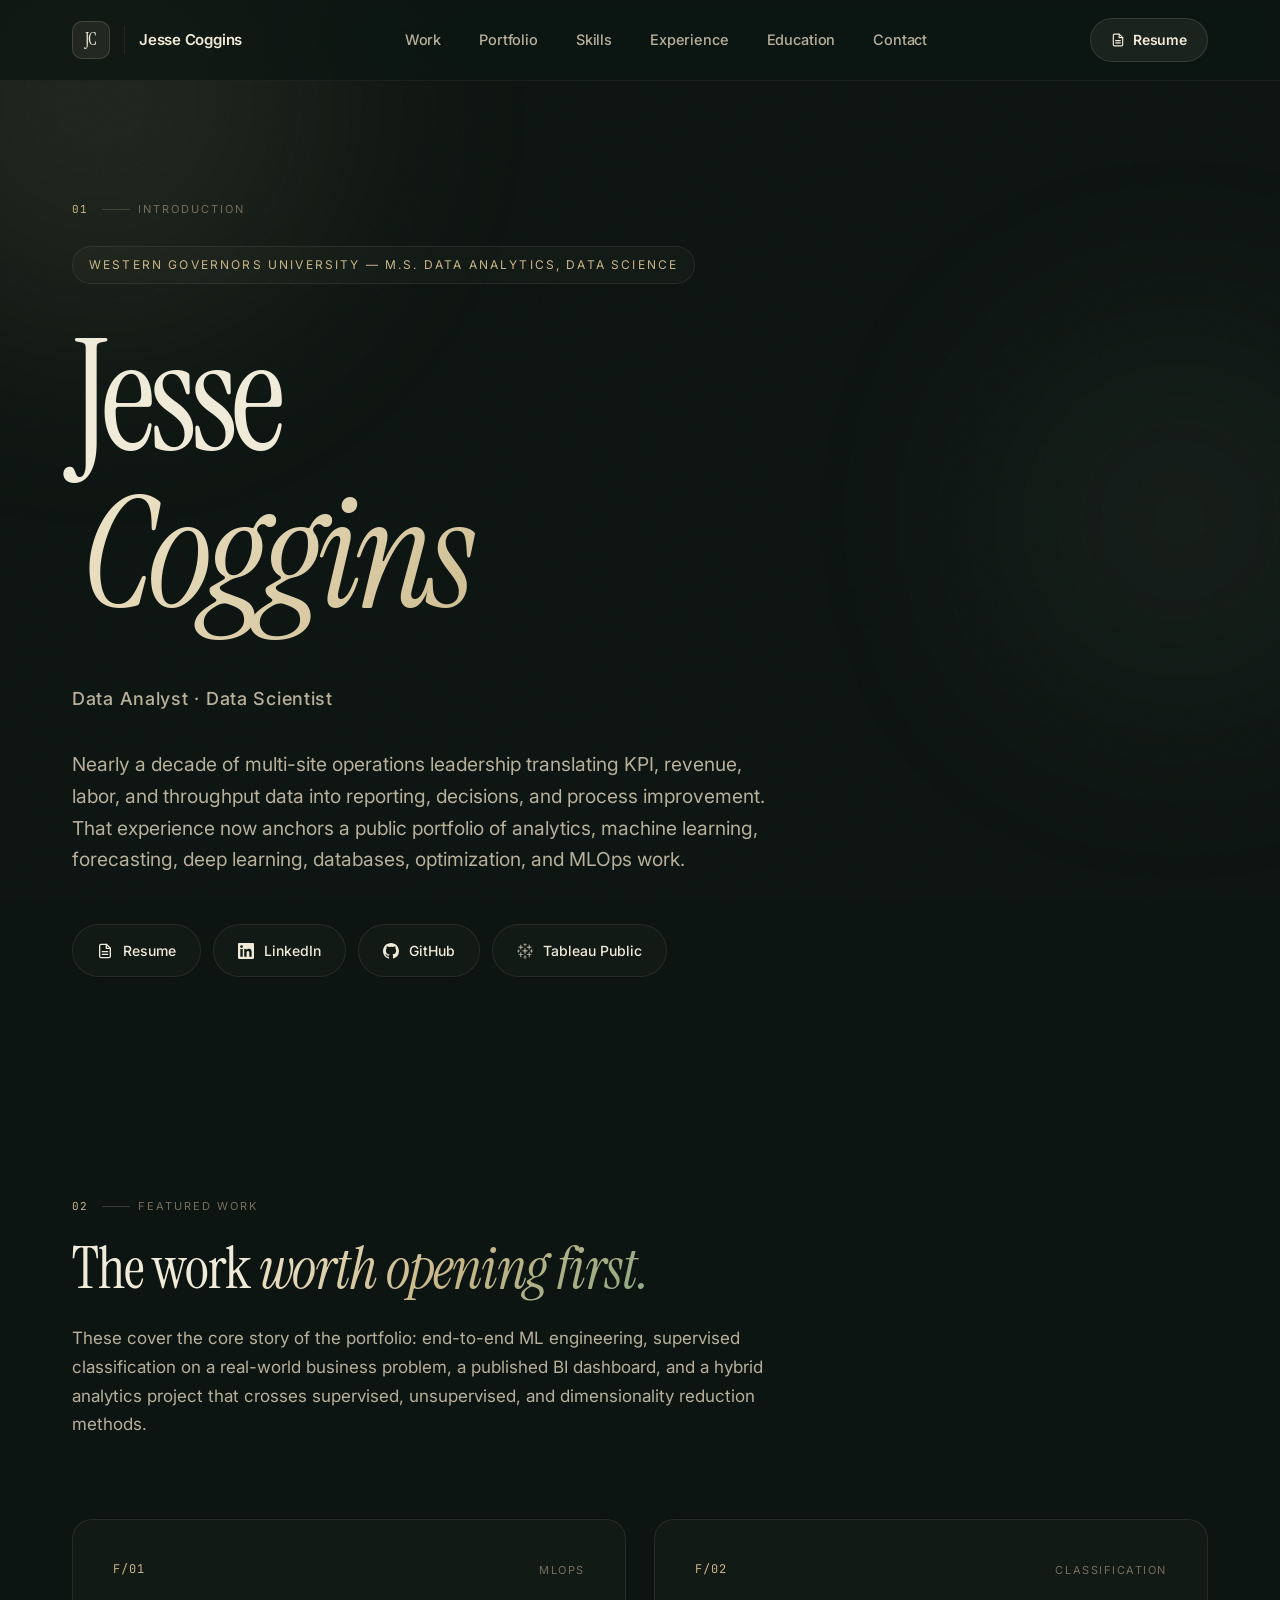
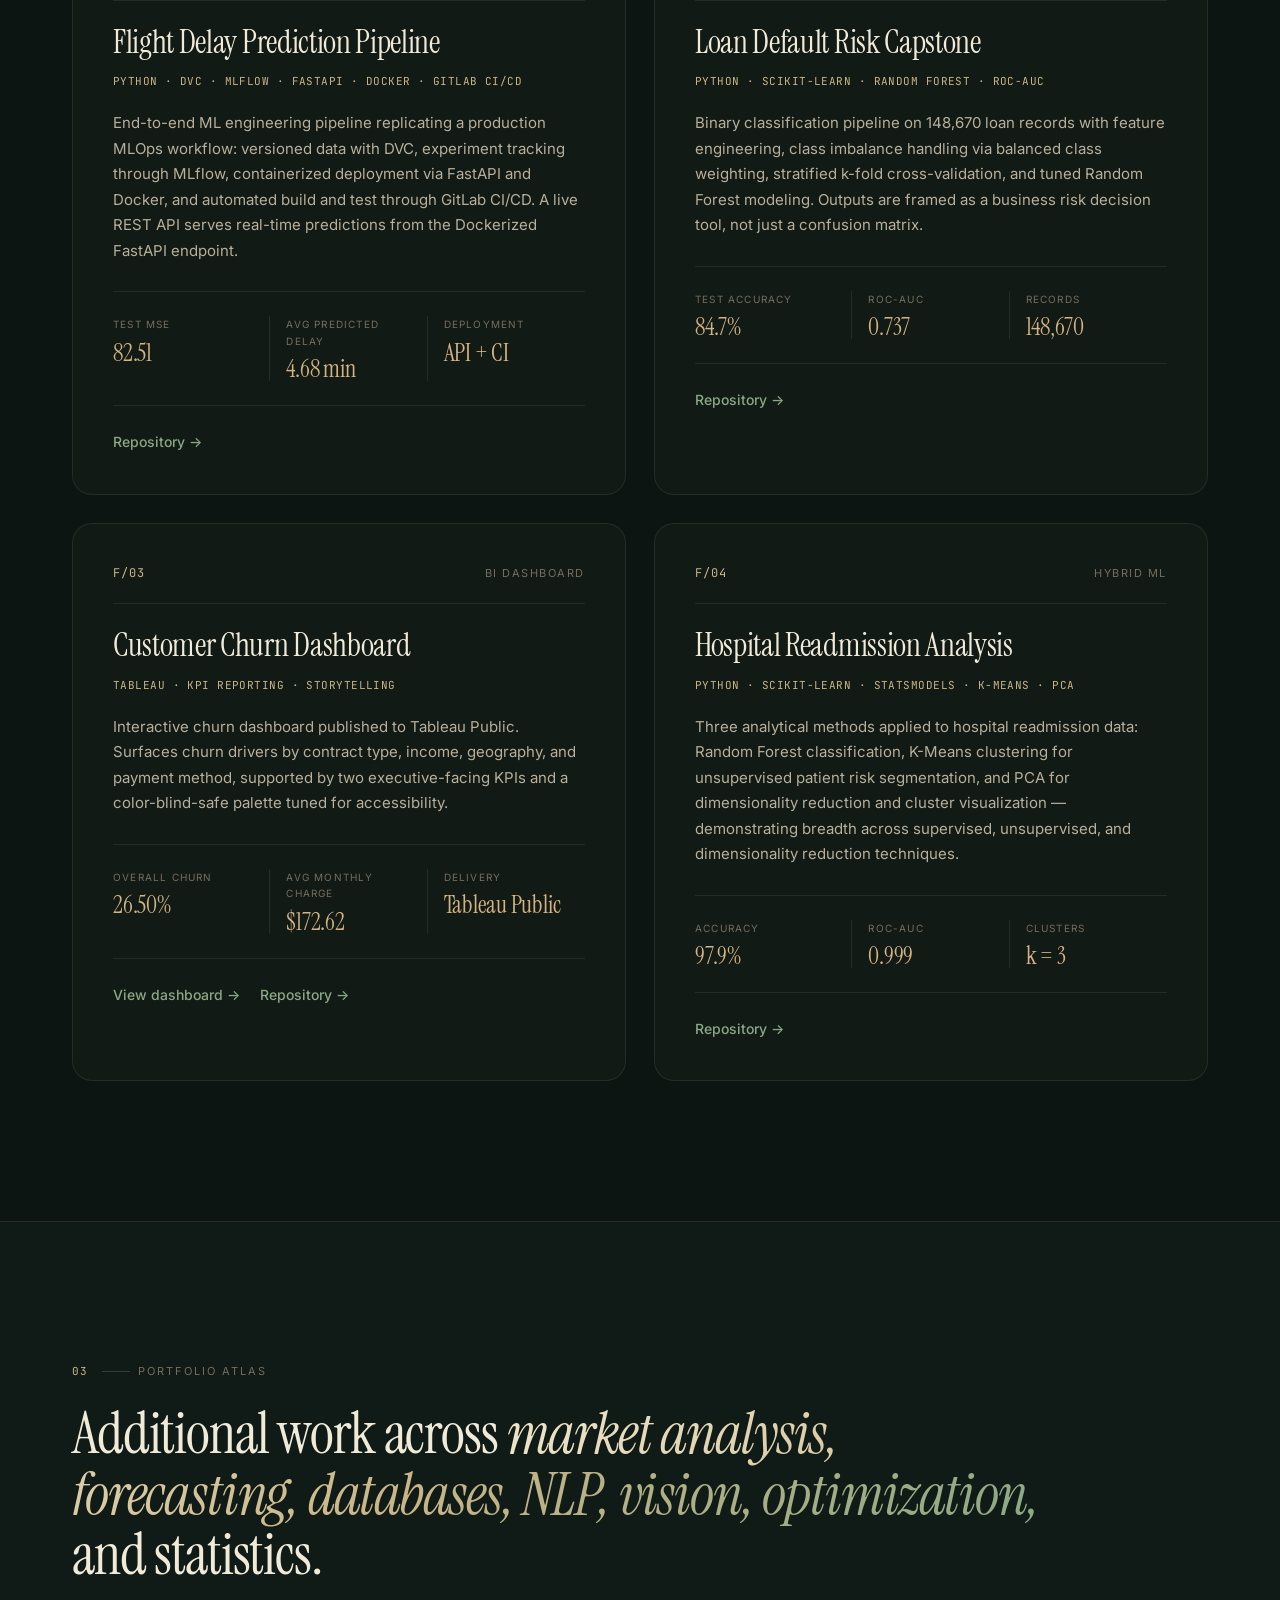
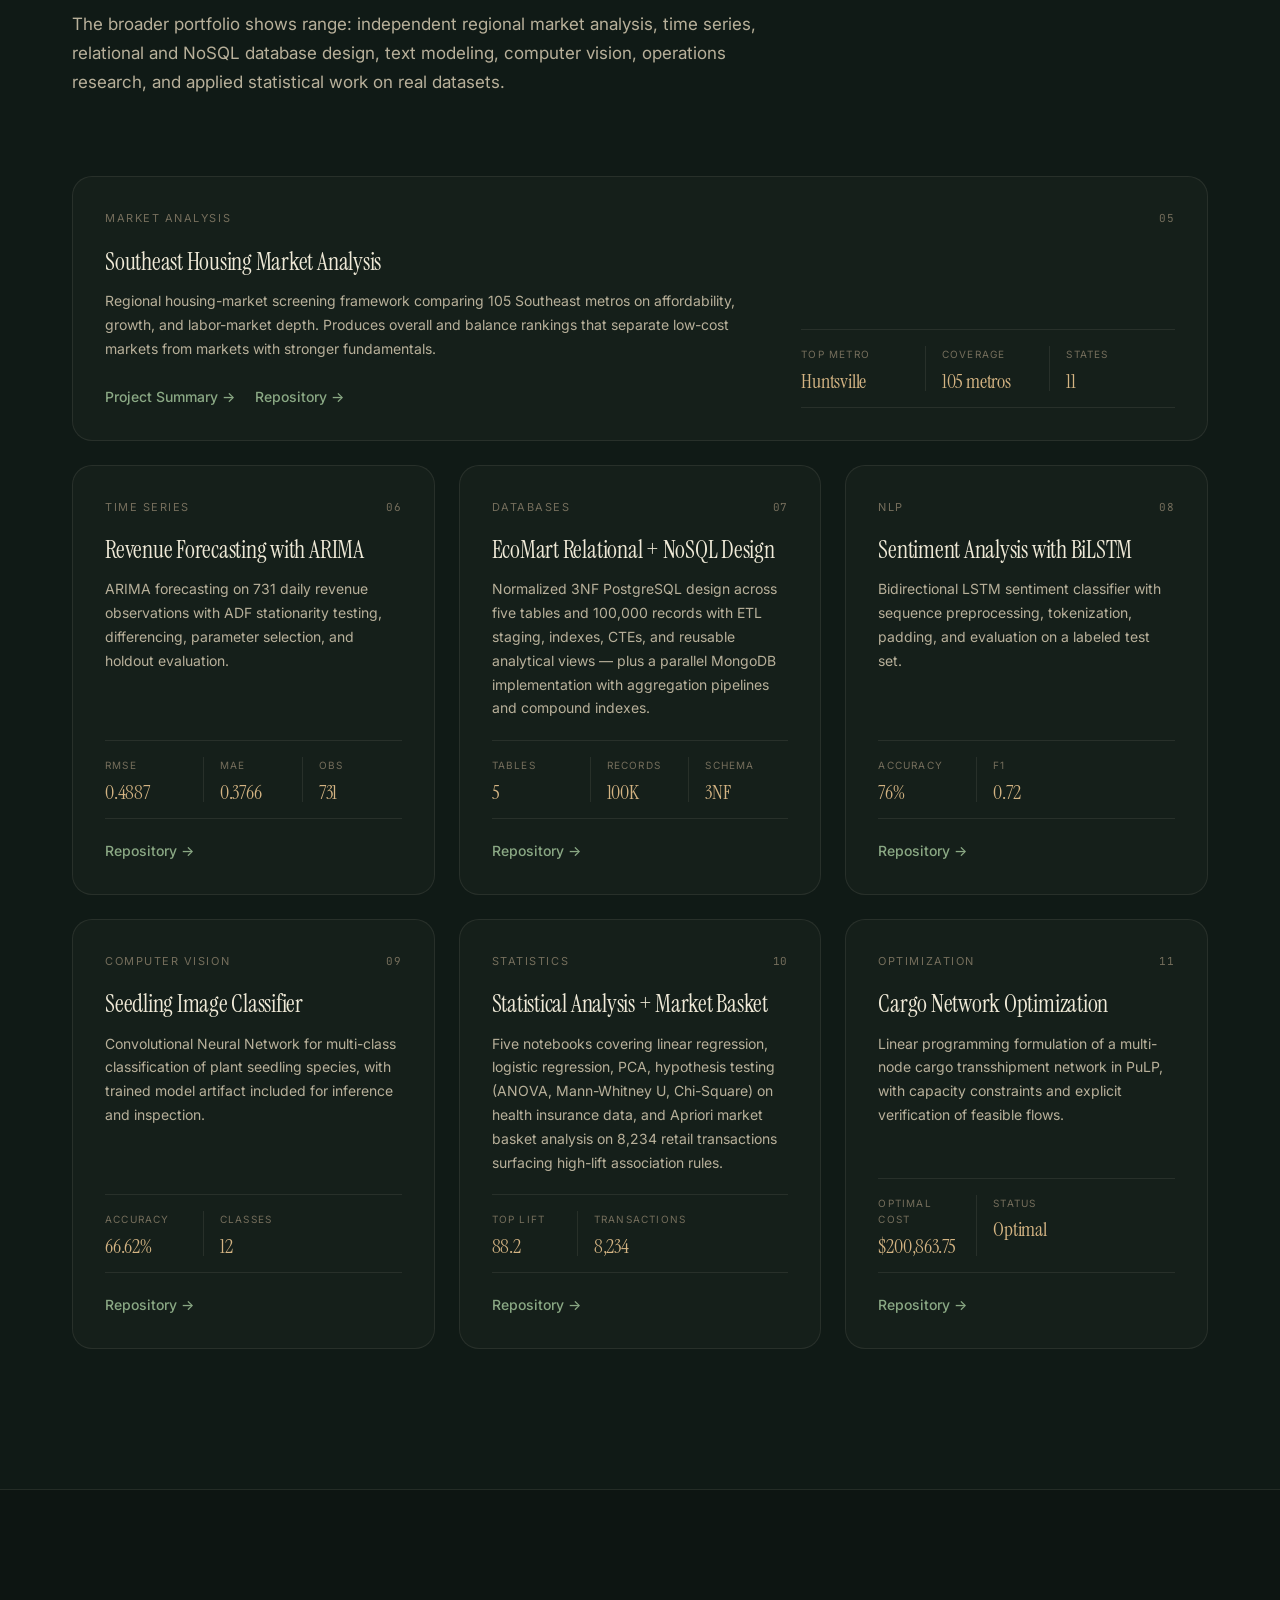
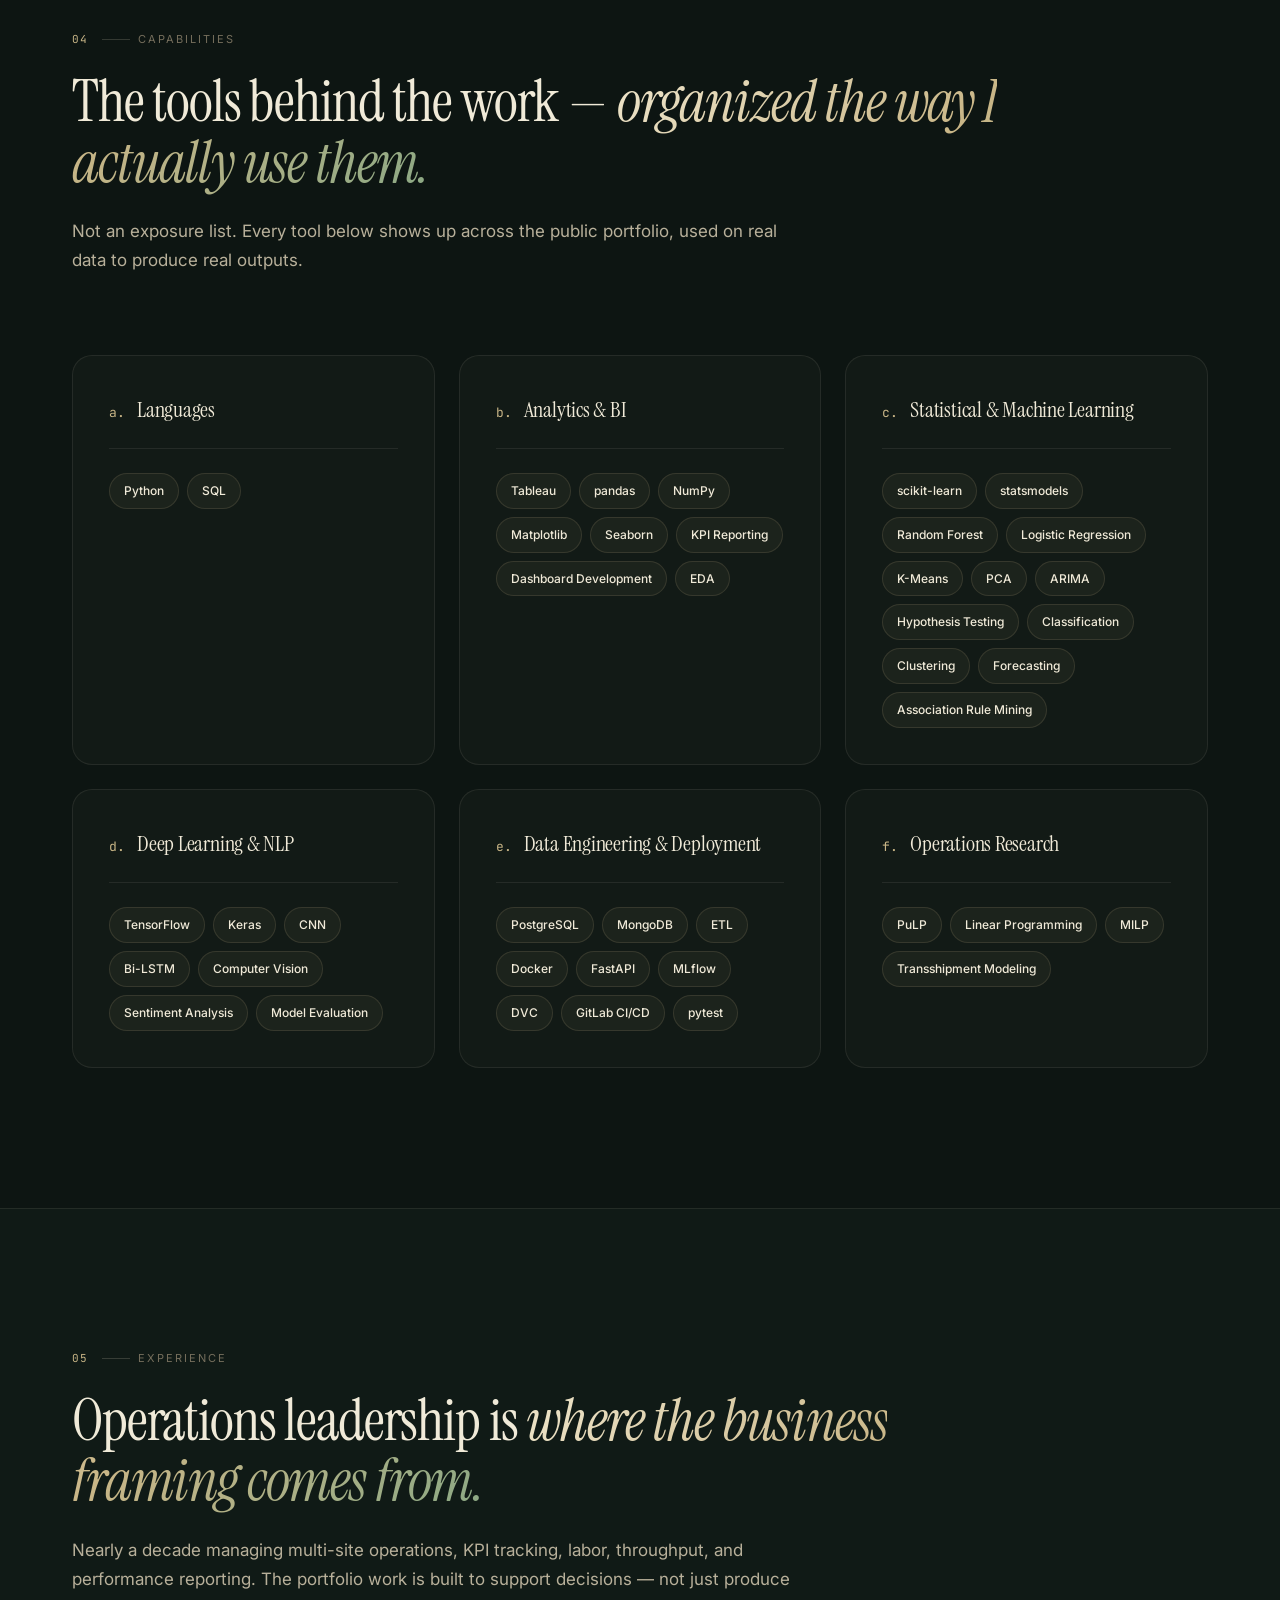
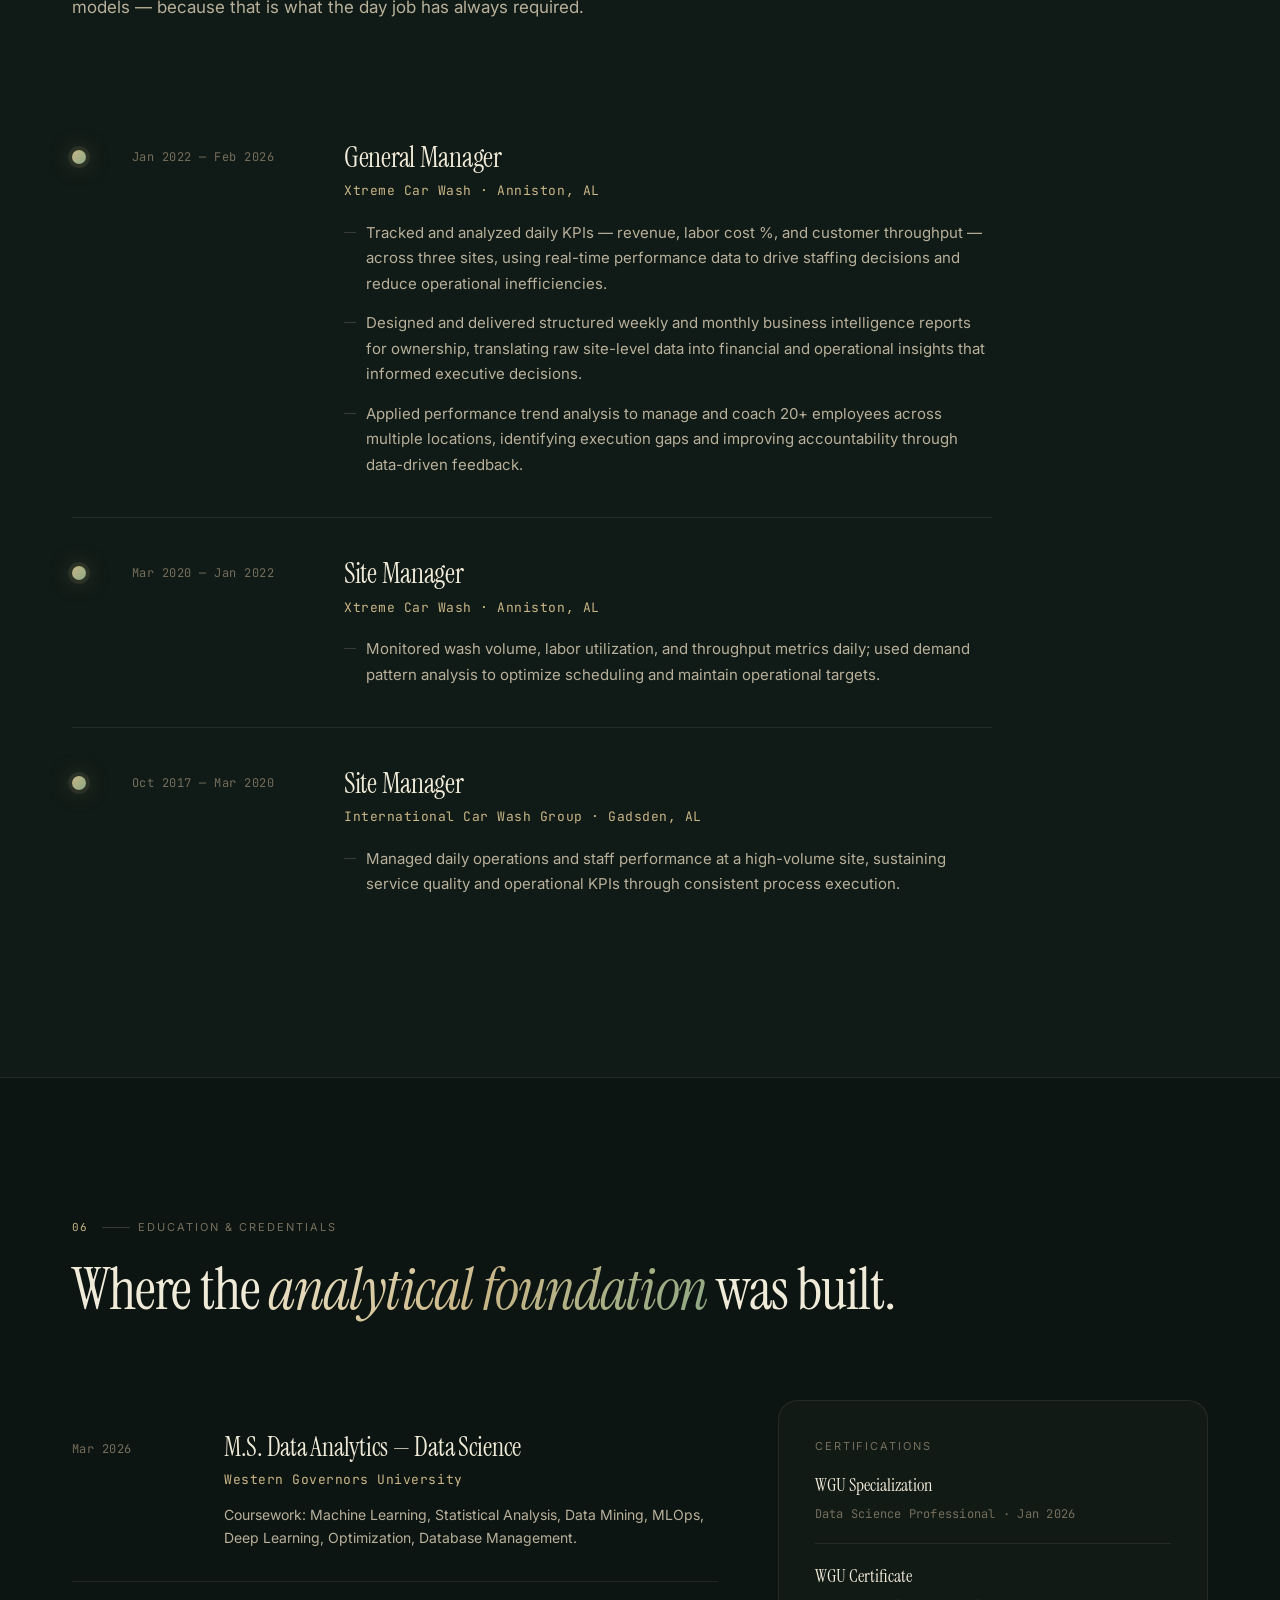
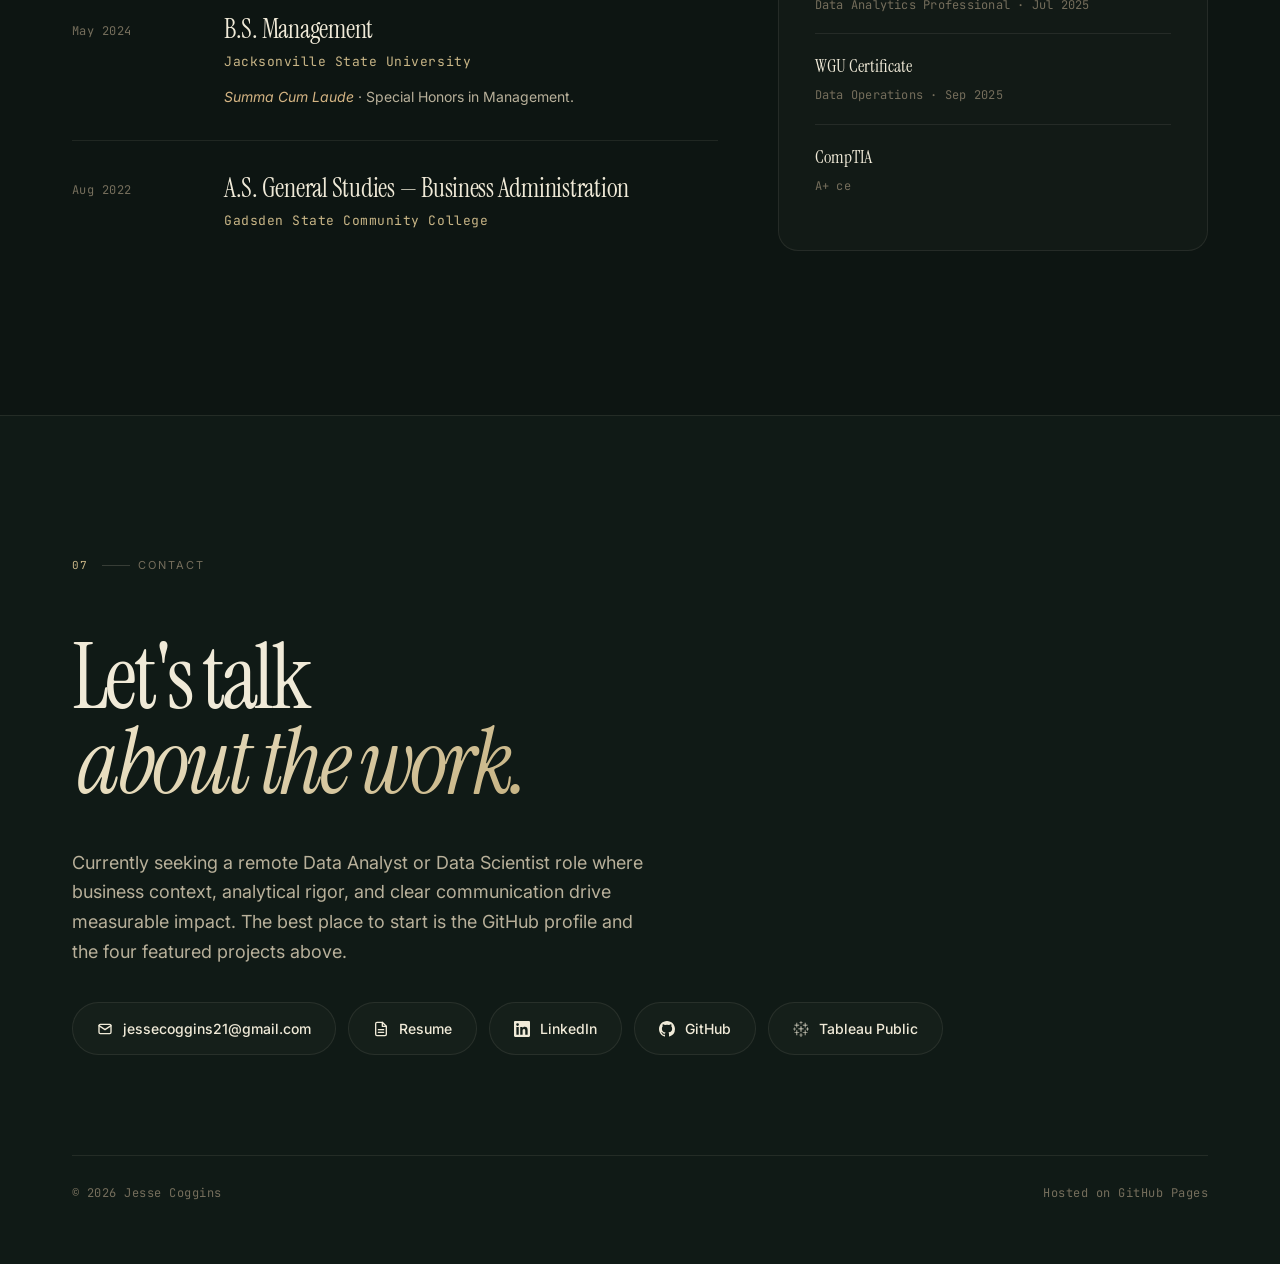
<file: index.html>
<!DOCTYPE html>
<html lang="en">
  <head>
    <meta charset="UTF-8" />
    <meta name="viewport" content="width=device-width, initial-scale=1.0" />
    <title>Jesse Coggins — Data Analyst &amp; Data Scientist</title>
    <meta
      name="description"
      content="Jesse Coggins — Data Analyst and Data Scientist. Public portfolio spanning analytics, machine learning, forecasting, deep learning, databases, optimization, and MLOps."
    />
    <meta name="author" content="Jesse Coggins" />
    <meta name="theme-color" content="#0d1512" />

    <link rel="icon" type="image/svg+xml" href="assets/favicon.svg" />
    <link rel="shortcut icon" href="assets/favicon.svg" />

    <meta property="og:type" content="website" />
    <meta property="og:title" content="Jesse Coggins — Data Analyst &amp; Data Scientist" />
    <meta
      property="og:description"
      content="Public portfolio spanning analytics, machine learning, forecasting, deep learning, databases, optimization, and MLOps."
    />
    <meta property="og:url" content="https://jessecoggins.github.io/" />
    <meta property="og:image" content="https://jessecoggins.github.io/assets/images/og-preview.png" />
    <meta property="og:image:width" content="2370" />
    <meta property="og:image:height" content="892" />

    <meta name="twitter:card" content="summary_large_image" />
    <meta name="twitter:title" content="Jesse Coggins — Data Analyst &amp; Data Scientist" />
    <meta name="twitter:description" content="Public portfolio spanning analytics, machine learning, forecasting, deep learning, databases, optimization, and MLOps." />
    <meta name="twitter:image" content="https://jessecoggins.github.io/assets/images/og-preview.png" />

    <script async src="https://www.googletagmanager.com/gtag/js?id=G-KCZHKZH9K4"></script>
    <script>
      window.dataLayer = window.dataLayer || [];
      function gtag(){dataLayer.push(arguments);}
      gtag('js', new Date());
      gtag('config', 'G-KCZHKZH9K4');
    </script>

    <link rel="preconnect" href="https://fonts.googleapis.com" />
    <link rel="preconnect" href="https://fonts.gstatic.com" crossorigin />
    <link
      href="https://fonts.googleapis.com/css2?family=Inter:wght@300;400;500;600;700&family=Instrument+Serif:ital@0;1&family=JetBrains+Mono:wght@400;500&display=swap"
      rel="stylesheet"
    />
    <script>
      document.documentElement.classList.add('js');
    </script>
    <link rel="stylesheet" href="styles.css" />
  </head>
  <body>
    <div class="grain" aria-hidden="true"></div>
    <div class="gradient-orb orb-1" aria-hidden="true"></div>
    <div class="gradient-orb orb-2" aria-hidden="true"></div>

    <header class="site-header">
      <div class="container nav">
        <a class="brand" href="#top" aria-label="Jesse Coggins — home">
          <span class="brand-mark">JC</span>
          <span class="brand-divider" aria-hidden="true"></span>
          <span class="brand-text">
            <strong>Jesse Coggins</strong>
          </span>
        </a>

        <nav class="primary-nav" aria-label="Primary">
          <a href="#work">Work</a>
          <a href="#portfolio">Portfolio</a>
          <a href="#skills">Skills</a>
          <a href="#experience">Experience</a>
          <a href="#education">Education</a>
          <a href="#contact">Contact</a>
        </nav>

        <div class="nav-actions">
          <details class="mobile-nav">
            <summary class="nav-toggle" aria-label="Open menu" aria-expanded="false">
              <span>Menu</span>
              <svg width="14" height="14" viewBox="0 0 24 24" fill="none" stroke="currentColor" stroke-width="2" stroke-linecap="round" stroke-linejoin="round" aria-hidden="true">
                <line x1="3" y1="6" x2="21" y2="6" />
                <line x1="3" y1="12" x2="21" y2="12" />
                <line x1="3" y1="18" x2="21" y2="18" />
              </svg>
            </summary>
            <div class="mobile-nav-panel" aria-label="Mobile navigation">
              <a href="#work">Work</a>
              <a href="#portfolio">Portfolio</a>
              <a href="#skills">Skills</a>
              <a href="#experience">Experience</a>
              <a href="#education">Education</a>
              <a href="#contact">Contact</a>
            </div>
          </details>

          <a
            class="nav-button"
            href="assets/resume/Jesse_Coggins_Resume.pdf"
            data-resume-trigger
            target="_blank"
            rel="noreferrer"
          >
            <svg width="14" height="14" viewBox="0 0 24 24" fill="none" stroke="currentColor" stroke-width="2" stroke-linecap="round" stroke-linejoin="round" aria-hidden="true">
              <path d="M14 2H6a2 2 0 0 0-2 2v16a2 2 0 0 0 2 2h12a2 2 0 0 0 2-2V8z" />
              <polyline points="14 2 14 8 20 8" />
              <line x1="8" y1="13" x2="16" y2="13" />
              <line x1="8" y1="17" x2="16" y2="17" />
            </svg>
            <span>Resume</span>
          </a>
        </div>
      </div>
    </header>

    <main id="top">
      <!-- ===================== HERO ===================== -->
      <section class="hero">
        <div class="container hero-inner">
          <div class="hero-meta">
            <span class="section-index">01</span>
            <span class="section-label">Introduction</span>
          </div>

          <p class="eyebrow">Western Governors University — M.S. Data Analytics, Data Science</p>

          <h1 class="display">
            <span class="display-line">Jesse</span>
            <span class="display-line italic">Coggins</span>
          </h1>

          <p class="role">Data Analyst · Data Scientist</p>

          <p class="lede">
            Nearly a decade of multi-site operations leadership translating KPI, revenue, labor,
            and throughput data into reporting, decisions, and process improvement. That experience
            now anchors a public portfolio of analytics, machine learning, forecasting, deep
            learning, databases, optimization, and MLOps work.
          </p>

          <div class="cta-row">
            <a
              class="button button-ghost"
              href="assets/resume/Jesse_Coggins_Resume.pdf"
              data-resume-trigger
              target="_blank"
              rel="noreferrer"
            >
              <svg width="16" height="16" viewBox="0 0 24 24" fill="none" stroke="currentColor" stroke-width="2" stroke-linecap="round" stroke-linejoin="round" aria-hidden="true">
                <path d="M14 2H6a2 2 0 0 0-2 2v16a2 2 0 0 0 2 2h12a2 2 0 0 0 2-2V8z" />
                <polyline points="14 2 14 8 20 8" />
                <line x1="8" y1="13" x2="16" y2="13" />
                <line x1="8" y1="17" x2="16" y2="17" />
              </svg>
              <span>Resume</span>
            </a>
            <a class="button button-ghost" href="https://www.linkedin.com/in/jessecoggins" target="_blank" rel="noreferrer">
              <svg width="16" height="16" viewBox="0 0 24 24" fill="currentColor" aria-hidden="true"><path d="M20.45 20.45h-3.56v-5.57c0-1.33-.02-3.04-1.85-3.04-1.85 0-2.14 1.45-2.14 2.94v5.67H9.35V9h3.41v1.56h.05c.48-.9 1.64-1.85 3.37-1.85 3.6 0 4.27 2.37 4.27 5.46v6.28zM5.34 7.43a2.06 2.06 0 1 1 0-4.13 2.06 2.06 0 0 1 0 4.13zM7.12 20.45H3.56V9h3.56v11.45zM22.22 0H1.77C.8 0 0 .77 0 1.72v20.56C0 23.23.8 24 1.77 24h20.45c.98 0 1.78-.77 1.78-1.72V1.72C24 .77 23.2 0 22.22 0z"/></svg>
              <span>LinkedIn</span>
            </a>
            <a class="button button-ghost" href="https://github.com/jessecoggins" target="_blank" rel="noreferrer">
              <svg width="16" height="16" viewBox="0 0 24 24" fill="currentColor" aria-hidden="true"><path d="M12 0C5.37 0 0 5.37 0 12c0 5.3 3.44 9.8 8.21 11.39.6.11.82-.26.82-.58v-2.17c-3.34.73-4.04-1.61-4.04-1.61-.55-1.39-1.34-1.76-1.34-1.76-1.09-.75.08-.73.08-.73 1.21.09 1.84 1.24 1.84 1.24 1.07 1.84 2.81 1.31 3.5 1 .11-.78.42-1.31.76-1.61-2.67-.3-5.47-1.33-5.47-5.93 0-1.31.47-2.38 1.24-3.22-.13-.3-.54-1.52.11-3.18 0 0 1.01-.32 3.3 1.23a11.5 11.5 0 0 1 6 0c2.29-1.55 3.3-1.23 3.3-1.23.65 1.66.24 2.88.12 3.18.77.84 1.24 1.91 1.24 3.22 0 4.61-2.81 5.62-5.49 5.92.43.37.81 1.1.81 2.22v3.29c0 .32.22.7.83.58A12 12 0 0 0 24 12c0-6.63-5.37-12-12-12z"/></svg>
              <span>GitHub</span>
            </a>
            <a class="button button-ghost" href="https://public.tableau.com/shared/Z8Z9SR2NB?:display_count=n&amp;:origin=viz_share_link" target="_blank" rel="noreferrer">
              <svg width="16" height="16" viewBox="0 0 32 32" fill="currentColor" aria-hidden="true">
                <path d="M15.536.235v2.937h-2.624v.771h2.624V6.88h.933V3.943h2.624v-.771h-2.624V.235zm8.043 3.016v4.328h-3.943v1.233h3.943v4.251h1.391l.009-2.109.032-2.099 1.953-.032 1.943-.011V7.579H24.97V3.251zm-16.543.077v4.256H3.052v1.228h3.984v4.256h1.313V8.812h4.015V7.579H8.349V3.328zm8.115 7.027v4.791h-4.405v1.584h4.405v4.797h1.709V16.73h4.411v-1.584H16.86v-4.791zm12.964 2.066v2.959h-2.688v1.084h2.688v3.015h1.183v-3.015h2.703V15.38h-2.703v-2.959zm-25.484.172v2.901H0v.828h2.631v2.928h.891v-2.928h2.667v-.828H3.48v-2.901zm20.948 6.027v4.339h-4.027v1.235h4.027v4.285h1.427v-4.285h3.979v-1.235h-3.979V18.62zm-16.62.011v4.328H3.016v1.235h3.943v4.255h1.468v-4.255h3.937v-1.235H8.427v-4.333h-.733zm8.421 6.104v2.937h-2.625v1.077h2.625v3.016h1.24l.016-1.489.02-1.527h2.631v-1.077H16.62v-2.937z" />
              </svg>
              <span>Tableau Public</span>
            </a>
          </div>

        </div>
      </section>

      <!-- ===================== WORK / FEATURED ===================== -->
      <section id="work" class="section">
        <div class="container">
          <header class="section-head">
            <div class="section-meta">
              <span class="section-index">02</span>
              <span class="section-label">Featured Work</span>
            </div>
            <h2 class="section-title">
              The work <em>worth opening first.</em>
            </h2>
            <p class="section-dek">
              These cover the core story of the portfolio: end-to-end ML engineering, supervised
              classification on a real-world business problem, a published BI dashboard, and a
              hybrid analytics project that crosses supervised, unsupervised, and dimensionality
              reduction methods.
            </p>
          </header>

          <div class="featured-grid">
            <article class="project project-featured">
              <div class="project-rail">
                <span class="project-index">F/01</span>
                <span class="project-kind">MLOps</span>
              </div>
              <div class="project-body">
                <h3>Flight Delay Prediction Pipeline</h3>
                <p class="project-tags">Python · DVC · MLflow · FastAPI · Docker · GitLab CI/CD</p>
                <p class="project-copy">
                  End-to-end ML engineering pipeline replicating a production MLOps workflow:
                  versioned data with DVC, experiment tracking through MLflow, containerized
                  deployment via FastAPI and Docker, and automated build and test through GitLab
                  CI/CD. A live REST API serves real-time predictions from the Dockerized
                  FastAPI endpoint.
                </p>
                <dl class="metric-row">
                  <div><dt>Test MSE</dt><dd>82.51</dd></div>
                  <div><dt>Avg Predicted Delay</dt><dd>4.68 min</dd></div>
                  <div><dt>Deployment</dt><dd>API + CI</dd></div>
                </dl>
                <div class="project-links">
                  <a href="https://github.com/jessecoggins/flight-delay-mlops" target="_blank" rel="noreferrer">Repository →</a>
                </div>
              </div>
            </article>

            <article class="project project-featured">
              <div class="project-rail">
                <span class="project-index">F/02</span>
                <span class="project-kind">Classification</span>
              </div>
              <div class="project-body">
                <h3>Loan Default Risk Capstone</h3>
                <p class="project-tags">Python · scikit-learn · Random Forest · ROC-AUC</p>
                <p class="project-copy">
                  Binary classification pipeline on 148,670 loan records with feature engineering,
                  class imbalance handling via balanced class weighting, stratified k-fold
                  cross-validation, and tuned Random Forest modeling. Outputs are framed as a
                  business risk decision tool, not just a confusion matrix.
                </p>
                <dl class="metric-row">
                  <div><dt>Test Accuracy</dt><dd>84.7%</dd></div>
                  <div><dt>ROC-AUC</dt><dd>0.737</dd></div>
                  <div><dt>Records</dt><dd>148,670</dd></div>
                </dl>
                <div class="project-links">
                  <a href="https://github.com/jessecoggins/loan-default-risk-capstone" target="_blank" rel="noreferrer">Repository →</a>
                </div>
              </div>
            </article>

            <article class="project project-featured">
              <div class="project-rail">
                <span class="project-index">F/03</span>
                <span class="project-kind">BI Dashboard</span>
              </div>
              <div class="project-body">
                <h3>Customer Churn Dashboard</h3>
                <p class="project-tags">Tableau · KPI Reporting · Storytelling</p>
                <p class="project-copy">
                  Interactive churn dashboard published to Tableau Public. Surfaces churn drivers
                  by contract type, income, geography, and payment method, supported by two
                  executive-facing KPIs and a color-blind-safe palette tuned for accessibility.
                </p>
                <dl class="metric-row">
                  <div><dt>Overall Churn</dt><dd>26.50%</dd></div>
                  <div><dt>Avg Monthly Charge</dt><dd>$172.62</dd></div>
                  <div><dt>Delivery</dt><dd>Tableau Public</dd></div>
                </dl>
                <div class="project-links">
                  <a href="https://public.tableau.com/shared/Z8Z9SR2NB?:display_count=n&amp;:origin=viz_share_link" target="_blank" rel="noreferrer">View dashboard →</a>
                  <a href="https://github.com/jessecoggins/customer-churn-dashboard" target="_blank" rel="noreferrer">Repository →</a>
                </div>
              </div>
            </article>

            <article class="project project-featured">
              <div class="project-rail">
                <span class="project-index">F/04</span>
                <span class="project-kind">Hybrid ML</span>
              </div>
              <div class="project-body">
                <h3>Hospital Readmission Analysis</h3>
                <p class="project-tags">Python · scikit-learn · statsmodels · K-Means · PCA</p>
                <p class="project-copy">
                  Three analytical methods applied to hospital readmission data: Random Forest
                  classification, K-Means clustering for unsupervised patient risk segmentation,
                  and PCA for dimensionality reduction and cluster visualization — demonstrating
                  breadth across supervised, unsupervised, and dimensionality reduction techniques.
                </p>
                <dl class="metric-row">
                  <div><dt>Accuracy</dt><dd>97.9%</dd></div>
                  <div><dt>ROC-AUC</dt><dd>0.999</dd></div>
                  <div><dt>Clusters</dt><dd>k = 3</dd></div>
                </dl>
                <div class="project-links">
                  <a href="https://github.com/jessecoggins/hospital-readmission-ml" target="_blank" rel="noreferrer">Repository →</a>
                </div>
              </div>
            </article>
          </div>
        </div>
      </section>

      <!-- ===================== PORTFOLIO ATLAS ===================== -->
      <section id="portfolio" class="section section-alt">
        <div class="container">
          <header class="section-head">
            <div class="section-meta">
              <span class="section-index">03</span>
              <span class="section-label">Portfolio Atlas</span>
            </div>
            <h2 class="section-title">
              Additional work across <em>market analysis, forecasting, databases, NLP, vision, optimization,</em> and statistics.
            </h2>
            <p class="section-dek">
              The broader portfolio shows range: independent regional market analysis, time
              series, relational and NoSQL database design, text modeling, computer vision,
              operations research, and applied statistical work on real datasets.
            </p>
          </header>

          <div class="atlas-grid">
            <article class="project project-atlas project-atlas-spotlight">
              <div class="project-topline">
                <span class="project-kind">Market Analysis</span>
                <span class="project-index-sm">05</span>
              </div>
              <div class="project-atlas-spotlight-grid">
                <div class="project-atlas-copy">
                  <h3>Southeast Housing Market Analysis</h3>
                  <p class="project-copy">
                    Regional housing-market screening framework comparing 105 Southeast metros on
                    affordability, growth, and labor-market depth. Produces overall and balance
                    rankings that separate low-cost markets from markets with stronger
                    fundamentals.
                  </p>
                  <div class="project-links">
                    <a href="https://jessecoggins.github.io/southeast-housing-market-analysis/" target="_blank" rel="noreferrer">Project Summary →</a>
                    <a href="https://github.com/JesseCoggins/southeast-housing-market-analysis" target="_blank" rel="noreferrer">Repository →</a>
                  </div>
                </div>
                <dl class="metric-row compact">
                  <div><dt>Top Metro</dt><dd>Huntsville</dd></div>
                  <div><dt>Coverage</dt><dd>105 metros</dd></div>
                  <div><dt>States</dt><dd>11</dd></div>
                </dl>
              </div>
            </article>

            <article class="project project-atlas">
              <div class="project-topline">
                <span class="project-kind">Time Series</span>
                <span class="project-index-sm">06</span>
              </div>
              <h3>Revenue Forecasting with ARIMA</h3>
              <p class="project-copy">
                ARIMA forecasting on 731 daily revenue observations with ADF stationarity testing,
                differencing, parameter selection, and holdout evaluation.
              </p>
              <dl class="metric-row compact">
                <div><dt>RMSE</dt><dd>0.4887</dd></div>
                <div><dt>MAE</dt><dd>0.3766</dd></div>
                <div><dt>Obs</dt><dd>731</dd></div>
              </dl>
              <a href="https://github.com/jessecoggins/revenue-forecasting-arima" target="_blank" rel="noreferrer" class="project-link">Repository →</a>
            </article>

            <article class="project project-atlas">
              <div class="project-topline">
                <span class="project-kind">Databases</span>
                <span class="project-index-sm">07</span>
              </div>
              <h3>EcoMart Relational + NoSQL Design</h3>
              <p class="project-copy">
                Normalized 3NF PostgreSQL design across five tables and 100,000 records with ETL
                staging, indexes, CTEs, and reusable analytical views — plus a parallel MongoDB
                implementation with aggregation pipelines and compound indexes.
              </p>
              <dl class="metric-row compact">
                <div><dt>Tables</dt><dd>5</dd></div>
                <div><dt>Records</dt><dd>100K</dd></div>
                <div><dt>Schema</dt><dd>3NF</dd></div>
              </dl>
              <a href="https://github.com/jessecoggins/ecomart-relational-nosql-database-design" target="_blank" rel="noreferrer" class="project-link">Repository →</a>
            </article>

            <article class="project project-atlas">
              <div class="project-topline">
                <span class="project-kind">NLP</span>
                <span class="project-index-sm">08</span>
              </div>
              <h3>Sentiment Analysis with BiLSTM</h3>
              <p class="project-copy">
                Bidirectional LSTM sentiment classifier with sequence preprocessing, tokenization,
                padding, and evaluation on a labeled test set.
              </p>
              <dl class="metric-row compact">
                <div><dt>Accuracy</dt><dd>76%</dd></div>
                <div><dt>F1</dt><dd>0.72</dd></div>
              </dl>
              <a href="https://github.com/jessecoggins/sentiment-analysis-bilstm" target="_blank" rel="noreferrer" class="project-link">Repository →</a>
            </article>

            <article class="project project-atlas">
              <div class="project-topline">
                <span class="project-kind">Computer Vision</span>
                <span class="project-index-sm">09</span>
              </div>
              <h3>Seedling Image Classifier</h3>
              <p class="project-copy">
                Convolutional Neural Network for multi-class classification of plant seedling
                species, with trained model artifact included for inference and inspection.
              </p>
              <dl class="metric-row compact">
                <div><dt>Accuracy</dt><dd>66.62%</dd></div>
                <div><dt>Classes</dt><dd>12</dd></div>
              </dl>
              <a href="https://github.com/jessecoggins/seedling-image-classifier" target="_blank" rel="noreferrer" class="project-link">Repository →</a>
            </article>

            <article class="project project-atlas">
              <div class="project-topline">
                <span class="project-kind">Statistics</span>
                <span class="project-index-sm">10</span>
              </div>
              <h3>Statistical Analysis + Market Basket</h3>
              <p class="project-copy">
                Five notebooks covering linear regression, logistic regression, PCA, hypothesis
                testing (ANOVA, Mann-Whitney U, Chi-Square) on health insurance data, and Apriori
                market basket analysis on 8,234 retail transactions surfacing high-lift association
                rules.
              </p>
              <dl class="metric-row compact">
                <div><dt>Top Lift</dt><dd>88.2</dd></div>
                <div><dt>Transactions</dt><dd>8,234</dd></div>
              </dl>
              <a href="https://github.com/jessecoggins/statistical-analysis-and-market-basket" target="_blank" rel="noreferrer" class="project-link">Repository →</a>
            </article>

            <article class="project project-atlas">
              <div class="project-topline">
                <span class="project-kind">Optimization</span>
                <span class="project-index-sm">11</span>
              </div>
              <h3>Cargo Network Optimization</h3>
              <p class="project-copy">
                Linear programming formulation of a multi-node cargo transshipment network in
                PuLP, with capacity constraints and explicit verification of feasible flows.
              </p>
              <dl class="metric-row compact">
                <div><dt>Optimal Cost</dt><dd>$200,863.75</dd></div>
                <div><dt>Status</dt><dd>Optimal</dd></div>
              </dl>
              <a href="https://github.com/jessecoggins/cargo-network-optimization" target="_blank" rel="noreferrer" class="project-link">Repository →</a>
            </article>
          </div>
        </div>
      </section>

      <!-- ===================== SKILLS ===================== -->
      <section id="skills" class="section">
        <div class="container">
          <header class="section-head">
            <div class="section-meta">
              <span class="section-index">04</span>
              <span class="section-label">Capabilities</span>
            </div>
            <h2 class="section-title">
              The tools behind the work — <em>organized the way I actually use them.</em>
            </h2>
            <p class="section-dek">
              Not an exposure list. Every tool below shows up across the public portfolio,
              used on real data to produce real outputs.
            </p>
          </header>

          <div class="skills-grid">
            <div class="skill-card">
              <div class="skill-head">
                <span class="skill-index">a.</span>
                <h3>Languages</h3>
              </div>
              <ul class="chip-list">
                <li>Python</li>
                <li>SQL</li>
              </ul>
            </div>

            <div class="skill-card">
              <div class="skill-head">
                <span class="skill-index">b.</span>
                <h3>Analytics &amp; BI</h3>
              </div>
              <ul class="chip-list">
                <li>Tableau</li>
                <li>pandas</li>
                <li>NumPy</li>
                <li>Matplotlib</li>
                <li>Seaborn</li>
                <li>KPI Reporting</li>
                <li>Dashboard Development</li>
                <li>EDA</li>
              </ul>
            </div>

            <div class="skill-card">
              <div class="skill-head">
                <span class="skill-index">c.</span>
                <h3>Statistical &amp; Machine Learning</h3>
              </div>
              <ul class="chip-list">
                <li>scikit-learn</li>
                <li>statsmodels</li>
                <li>Random Forest</li>
                <li>Logistic Regression</li>
                <li>K-Means</li>
                <li>PCA</li>
                <li>ARIMA</li>
                <li>Hypothesis Testing</li>
                <li>Classification</li>
                <li>Clustering</li>
                <li>Forecasting</li>
                <li>Association Rule Mining</li>
              </ul>
            </div>

            <div class="skill-card">
              <div class="skill-head">
                <span class="skill-index">d.</span>
                <h3>Deep Learning &amp; NLP</h3>
              </div>
              <ul class="chip-list">
                <li>TensorFlow</li>
                <li>Keras</li>
                <li>CNN</li>
                <li>Bi-LSTM</li>
                <li>Computer Vision</li>
                <li>Sentiment Analysis</li>
                <li>Model Evaluation</li>
              </ul>
            </div>

            <div class="skill-card">
              <div class="skill-head">
                <span class="skill-index">e.</span>
                <h3>Data Engineering &amp; Deployment</h3>
              </div>
              <ul class="chip-list">
                <li>PostgreSQL</li>
                <li>MongoDB</li>
                <li>ETL</li>
                <li>Docker</li>
                <li>FastAPI</li>
                <li>MLflow</li>
                <li>DVC</li>
                <li>GitLab CI/CD</li>
                <li>pytest</li>
              </ul>
            </div>

            <div class="skill-card">
              <div class="skill-head">
                <span class="skill-index">f.</span>
                <h3>Operations Research</h3>
              </div>
              <ul class="chip-list">
                <li>PuLP</li>
                <li>Linear Programming</li>
                <li>MILP</li>
                <li>Transshipment Modeling</li>
              </ul>
            </div>
          </div>
        </div>
      </section>

      <!-- ===================== EXPERIENCE ===================== -->
      <section id="experience" class="section section-alt">
        <div class="container">
          <header class="section-head">
            <div class="section-meta">
              <span class="section-index">05</span>
              <span class="section-label">Experience</span>
            </div>
            <h2 class="section-title">
              Operations leadership is <em>where the business framing comes from.</em>
            </h2>
            <p class="section-dek">
              Nearly a decade managing multi-site operations, KPI tracking, labor, throughput,
              and performance reporting. The portfolio work is built to support decisions — not
              just produce models — because that is what the day job has always required.
            </p>
          </header>

          <ol class="timeline">
            <li class="timeline-item">
              <div class="timeline-marker" aria-hidden="true"></div>
              <div class="timeline-dates">Jan 2022 — Feb 2026</div>
              <div class="timeline-body">
                <h3>General Manager</h3>
                <p class="timeline-org">Xtreme Car Wash · Anniston, AL</p>
                <ul class="timeline-points">
                  <li>
                    Tracked and analyzed daily KPIs — revenue, labor cost %, and customer
                    throughput — across three sites, using real-time performance data to drive
                    staffing decisions and reduce operational inefficiencies.
                  </li>
                  <li>
                    Designed and delivered structured weekly and monthly business intelligence
                    reports for ownership, translating raw site-level data into financial and
                    operational insights that informed executive decisions.
                  </li>
                  <li>
                    Applied performance trend analysis to manage and coach 20+ employees across
                    multiple locations, identifying execution gaps and improving accountability
                    through data-driven feedback.
                  </li>
                </ul>
              </div>
            </li>

            <li class="timeline-item">
              <div class="timeline-marker" aria-hidden="true"></div>
              <div class="timeline-dates">Mar 2020 — Jan 2022</div>
              <div class="timeline-body">
                <h3>Site Manager</h3>
                <p class="timeline-org">Xtreme Car Wash · Anniston, AL</p>
                <ul class="timeline-points">
                  <li>
                    Monitored wash volume, labor utilization, and throughput metrics daily; used
                    demand pattern analysis to optimize scheduling and maintain operational
                    targets.
                  </li>
                </ul>
              </div>
            </li>

            <li class="timeline-item">
              <div class="timeline-marker" aria-hidden="true"></div>
              <div class="timeline-dates">Oct 2017 — Mar 2020</div>
              <div class="timeline-body">
                <h3>Site Manager</h3>
                <p class="timeline-org">International Car Wash Group · Gadsden, AL</p>
                <ul class="timeline-points">
                  <li>
                    Managed daily operations and staff performance at a high-volume site,
                    sustaining service quality and operational KPIs through consistent process
                    execution.
                  </li>
                </ul>
              </div>
            </li>
          </ol>
        </div>
      </section>

      <!-- ===================== EDUCATION ===================== -->
      <section id="education" class="section">
        <div class="container">
          <header class="section-head">
            <div class="section-meta">
              <span class="section-index">06</span>
              <span class="section-label">Education &amp; Credentials</span>
            </div>
            <h2 class="section-title">
              Where the <em>analytical foundation</em> was built.
            </h2>
          </header>

          <div class="education-layout">
            <ol class="education-list">
              <li class="edu-item">
                <div class="edu-dates">Mar 2026</div>
                <div class="edu-body">
                  <h3>M.S. Data Analytics — Data Science</h3>
                  <p class="edu-org">Western Governors University</p>
                  <p class="edu-copy">
                    Coursework: Machine Learning, Statistical Analysis, Data Mining, MLOps,
                    Deep Learning, Optimization, Database Management.
                  </p>
                </div>
              </li>

              <li class="edu-item">
                <div class="edu-dates">May 2024</div>
                <div class="edu-body">
                  <h3>B.S. Management</h3>
                  <p class="edu-org">Jacksonville State University</p>
                  <p class="edu-copy">
                    <em>Summa Cum Laude</em> · Special Honors in Management.
                  </p>
                </div>
              </li>

              <li class="edu-item">
                <div class="edu-dates">Aug 2022</div>
                <div class="edu-body">
                  <h3>A.S. General Studies — Business Administration</h3>
                  <p class="edu-org">Gadsden State Community College</p>
                </div>
              </li>
            </ol>

            <aside class="cert-card">
              <div class="section-kicker">Certifications</div>
              <ul class="cert-list">
                <li>
                  <strong>WGU Specialization</strong>
                  <span>Data Science Professional · Jan 2026</span>
                </li>
                <li>
                  <strong>WGU Certificate</strong>
                  <span>Data Analytics Professional · Jul 2025</span>
                </li>
                <li>
                  <strong>WGU Certificate</strong>
                  <span>Data Operations · Sep 2025</span>
                </li>
                <li>
                  <strong>CompTIA</strong>
                  <span>A+ ce</span>
                </li>
              </ul>
            </aside>
          </div>
        </div>
      </section>
    </main>

    <footer id="contact" class="site-footer">
      <div class="container footer-inner">
        <div class="footer-meta">
          <span class="section-index">07</span>
          <span class="section-label">Contact</span>
        </div>

        <div class="footer-grid">
          <div class="footer-pitch">
            <h2 class="display footer-display">
              <span class="display-line">Let's talk</span>
              <span class="display-line italic">about the work.</span>
            </h2>
            <p class="footer-copy">
              Currently seeking a remote Data Analyst or Data Scientist role where business
              context, analytical rigor, and clear communication drive measurable impact. The
              best place to start is the GitHub profile and the four featured projects above.
            </p>
            <div class="cta-row">
              <a class="button button-ghost" href="mailto:jessecoggins21@gmail.com">
                <svg width="16" height="16" viewBox="0 0 24 24" fill="none" stroke="currentColor" stroke-width="2" stroke-linecap="round" stroke-linejoin="round" aria-hidden="true">
                  <rect x="3" y="5" width="18" height="14" rx="2" />
                  <polyline points="3 7 12 13 21 7" />
                </svg>
                <span>jessecoggins21@gmail.com</span>
              </a>
              <a
                class="button button-ghost"
                href="assets/resume/Jesse_Coggins_Resume.pdf"
                data-resume-trigger
                target="_blank"
                rel="noreferrer"
              >
                <svg width="16" height="16" viewBox="0 0 24 24" fill="none" stroke="currentColor" stroke-width="2" stroke-linecap="round" stroke-linejoin="round" aria-hidden="true">
                  <path d="M14 2H6a2 2 0 0 0-2 2v16a2 2 0 0 0 2 2h12a2 2 0 0 0 2-2V8z" />
                  <polyline points="14 2 14 8 20 8" />
                  <line x1="8" y1="13" x2="16" y2="13" />
                  <line x1="8" y1="17" x2="16" y2="17" />
                </svg>
                <span>Resume</span>
              </a>
              <a class="button button-ghost" href="https://www.linkedin.com/in/jessecoggins" target="_blank" rel="noreferrer">
                <svg width="16" height="16" viewBox="0 0 24 24" fill="currentColor" aria-hidden="true"><path d="M20.45 20.45h-3.56v-5.57c0-1.33-.02-3.04-1.85-3.04-1.85 0-2.14 1.45-2.14 2.94v5.67H9.35V9h3.41v1.56h.05c.48-.9 1.64-1.85 3.37-1.85 3.6 0 4.27 2.37 4.27 5.46v6.28zM5.34 7.43a2.06 2.06 0 1 1 0-4.13 2.06 2.06 0 0 1 0 4.13zM7.12 20.45H3.56V9h3.56v11.45zM22.22 0H1.77C.8 0 0 .77 0 1.72v20.56C0 23.23.8 24 1.77 24h20.45c.98 0 1.78-.77 1.78-1.72V1.72C24 .77 23.2 0 22.22 0z"/></svg>
                <span>LinkedIn</span>
              </a>
              <a class="button button-ghost" href="https://github.com/jessecoggins" target="_blank" rel="noreferrer">
                <svg width="16" height="16" viewBox="0 0 24 24" fill="currentColor" aria-hidden="true"><path d="M12 0C5.37 0 0 5.37 0 12c0 5.3 3.44 9.8 8.21 11.39.6.11.82-.26.82-.58v-2.17c-3.34.73-4.04-1.61-4.04-1.61-.55-1.39-1.34-1.76-1.34-1.76-1.09-.75.08-.73.08-.73 1.21.09 1.84 1.24 1.84 1.24 1.07 1.84 2.81 1.31 3.5 1 .11-.78.42-1.31.76-1.61-2.67-.3-5.47-1.33-5.47-5.93 0-1.31.47-2.38 1.24-3.22-.13-.3-.54-1.52.11-3.18 0 0 1.01-.32 3.3 1.23a11.5 11.5 0 0 1 6 0c2.29-1.55 3.3-1.23 3.3-1.23.65 1.66.24 2.88.12 3.18.77.84 1.24 1.91 1.24 3.22 0 4.61-2.81 5.62-5.49 5.92.43.37.81 1.1.81 2.22v3.29c0 .32.22.7.83.58A12 12 0 0 0 24 12c0-6.63-5.37-12-12-12z"/></svg>
                <span>GitHub</span>
              </a>
              <a class="button button-ghost" href="https://public.tableau.com/shared/Z8Z9SR2NB?:display_count=n&amp;:origin=viz_share_link" target="_blank" rel="noreferrer">
                <svg width="16" height="16" viewBox="0 0 32 32" fill="currentColor" aria-hidden="true">
                  <path d="M15.536.235v2.937h-2.624v.771h2.624V6.88h.933V3.943h2.624v-.771h-2.624V.235zm8.043 3.016v4.328h-3.943v1.233h3.943v4.251h1.391l.009-2.109.032-2.099 1.953-.032 1.943-.011V7.579H24.97V3.251zm-16.543.077v4.256H3.052v1.228h3.984v4.256h1.313V8.812h4.015V7.579H8.349V3.328zm8.115 7.027v4.791h-4.405v1.584h4.405v4.797h1.709V16.73h4.411v-1.584H16.86v-4.791zm12.964 2.066v2.959h-2.688v1.084h2.688v3.015h1.183v-3.015h2.703V15.38h-2.703v-2.959zm-25.484.172v2.901H0v.828h2.631v2.928h.891v-2.928h2.667v-.828H3.48v-2.901zm20.948 6.027v4.339h-4.027v1.235h4.027v4.285h1.427v-4.285h3.979v-1.235h-3.979V18.62zm-16.62.011v4.328H3.016v1.235h3.943v4.255h1.468v-4.255h3.937v-1.235H8.427v-4.333h-.733zm8.421 6.104v2.937h-2.625v1.077h2.625v3.016h1.24l.016-1.489.02-1.527h2.631v-1.077H16.62v-2.937z" />
                </svg>
                <span>Tableau Public</span>
              </a>
            </div>
          </div>

        </div>

        <div class="footer-rule"></div>

        <div class="footer-base">
          <span>© <span id="year">2026</span> Jesse Coggins</span>
          <span class="muted">Hosted on GitHub Pages</span>
        </div>
      </div>
    </footer>

    <dialog id="resume-dialog" class="resume-dialog" aria-labelledby="resume-dialog-title">
      <div class="resume-dialog-shell">
        <div class="resume-dialog-head">
          <div class="resume-dialog-copy">
            <p class="section-kicker">Resume Preview</p>
            <h2 id="resume-dialog-title">Jesse Coggins Resume</h2>
          </div>
          <div class="resume-dialog-actions">
            <a
              class="button button-primary"
              href="assets/resume/Jesse_Coggins_Resume.pdf"
              download
            >
              <span>Download Resume</span>
              <svg width="16" height="16" viewBox="0 0 24 24" fill="none" stroke="currentColor" stroke-width="2" stroke-linecap="round" stroke-linejoin="round" aria-hidden="true"><path d="M21 15v4a2 2 0 0 1-2 2H5a2 2 0 0 1-2-2v-4"/><polyline points="7 10 12 15 17 10"/><line x1="12" y1="15" x2="12" y2="3"/></svg>
            </a>
            <a
              class="button button-ghost"
              href="assets/resume/Jesse_Coggins_Resume.pdf"
              target="_blank"
              rel="noreferrer"
            >
              <span>Open PDF</span>
              <svg width="14" height="14" viewBox="0 0 24 24" fill="none" stroke="currentColor" stroke-width="2" stroke-linecap="round" stroke-linejoin="round" aria-hidden="true"><path d="M18 13v6a2 2 0 0 1-2 2H5a2 2 0 0 1-2-2V8a2 2 0 0 1 2-2h6"/><polyline points="15 3 21 3 21 9"/><line x1="10" y1="14" x2="21" y2="3"/></svg>
            </a>
            <button type="button" class="button button-ghost resume-dialog-close" data-resume-close autofocus>
              <span>Close</span>
            </button>
          </div>
        </div>
        <div class="resume-dialog-body" id="resume-dialog-body">
          <div class="resume-viewer" id="resume-viewer">
            <div class="resume-viewer-status" id="resume-viewer-status" role="status" aria-live="polite">
              <span class="resume-spinner" aria-hidden="true"></span>
              <span id="resume-viewer-status-text">Loading resume preview…</span>
            </div>
            <div class="resume-viewer-error" id="resume-viewer-error" hidden>
              <p id="resume-viewer-error-text">Unable to render the preview in this viewer.</p>
              <a
                class="button button-ghost"
                href="assets/resume/Jesse_Coggins_Resume.pdf"
                target="_blank"
                rel="noreferrer"
              >
                <span>Open PDF</span>
                <svg width="14" height="14" viewBox="0 0 24 24" fill="none" stroke="currentColor" stroke-width="2" stroke-linecap="round" stroke-linejoin="round" aria-hidden="true"><path d="M18 13v6a2 2 0 0 1-2 2H5a2 2 0 0 1-2-2V8a2 2 0 0 1 2-2h6"/><polyline points="15 3 21 3 21 9"/><line x1="10" y1="14" x2="21" y2="3"/></svg>
              </a>
            </div>
            <div class="resume-page-stack" id="resume-page-stack" hidden></div>
          </div>
        </div>
      </div>
    </dialog>

    <script>
      // Update year
      document.getElementById('year').textContent = new Date().getFullYear();

      // Nav shadow on scroll
      const header = document.querySelector('.site-header');
      const onScroll = () => {
        if (window.scrollY > 8) header.classList.add('scrolled');
        else header.classList.remove('scrolled');
      };
      window.addEventListener('scroll', onScroll, { passive: true });
      onScroll();

      const mobileNav = document.querySelector('.mobile-nav');
      const mobileNavToggle = document.querySelector('.nav-toggle');
      const syncMobileNavState = () => {
        if (!mobileNav || !mobileNavToggle) return;
        const isOpen = mobileNav.hasAttribute('open');
        mobileNavToggle.setAttribute('aria-expanded', String(isOpen));
        mobileNavToggle.setAttribute('aria-label', isOpen ? 'Close menu' : 'Open menu');
      };
      if (mobileNav) {
        mobileNav.addEventListener('toggle', syncMobileNavState);
        syncMobileNavState();
      }
      document.querySelectorAll('.mobile-nav-panel a').forEach((link) => {
        link.addEventListener('click', () => {
          if (mobileNav) mobileNav.removeAttribute('open');
        });
      });

      const resumeDialog = document.getElementById('resume-dialog');
      const resumeDialogBody = document.getElementById('resume-dialog-body');
      const resumeCloseButton = document.querySelector('[data-resume-close]');
      const resumeTriggers = document.querySelectorAll('[data-resume-trigger]');
      const resumeViewerStatus = document.getElementById('resume-viewer-status');
      const resumeViewerStatusText = document.getElementById('resume-viewer-status-text');
      const resumeViewerError = document.getElementById('resume-viewer-error');
      const resumeViewerErrorText = document.getElementById('resume-viewer-error-text');
      const resumePageStack = document.getElementById('resume-page-stack');
      const resumeSource = 'assets/resume/Jesse_Coggins_Resume.pdf';
      const resumePdfJsModuleUrl = new URL('assets/vendor/pdfjs/pdf.min.mjs', window.location.href).href;
      const resumePdfJsWorkerUrl = new URL('assets/vendor/pdfjs/pdf.worker.min.mjs', window.location.href).href;
      let lastResumeTrigger = null;
      let resumePdfJsPromise = null;
      let resumePdfDocumentPromise = null;
      let resumePdfDocument = null;
      let resumeRenderFrame = null;
      let resumeRenderToken = 0;
      let resumeRenderedWidth = 0;

      if (resumeDialog && typeof resumeDialog.showModal === 'function') {
        resumeTriggers.forEach((trigger) => {
          trigger.setAttribute('aria-haspopup', 'dialog');
          trigger.setAttribute('aria-controls', 'resume-dialog');
        });
      }

      const setResumeViewerState = (state, message = '') => {
        if (resumeViewerStatus) resumeViewerStatus.hidden = state !== 'loading';
        if (resumePageStack) resumePageStack.hidden = state !== 'ready';
        if (resumeViewerError) resumeViewerError.hidden = state !== 'error';

        if (state === 'loading' && resumeViewerStatusText) {
          resumeViewerStatusText.textContent = message || 'Loading resume preview…';
        }

        if (state === 'error' && resumeViewerErrorText) {
          resumeViewerErrorText.textContent = message || 'Unable to render the preview in this viewer.';
        }
      };

      const getResumePreviewWidth = () => {
        const dialogWidth = resumeDialogBody?.clientWidth || resumeDialog?.clientWidth || 0;
        return Math.max(240, Math.floor(dialogWidth - 56));
      };

      const loadResumePdfJs = async () => {
        if (!resumePdfJsPromise) {
          resumePdfJsPromise = import(resumePdfJsModuleUrl).then((pdfjsLib) => {
            pdfjsLib.GlobalWorkerOptions.workerSrc = resumePdfJsWorkerUrl;
            return pdfjsLib;
          });
        }

        return resumePdfJsPromise;
      };

      const loadResumeDocument = async () => {
        if (resumePdfDocument) return resumePdfDocument;

        if (!resumePdfDocumentPromise) {
          resumePdfDocumentPromise = loadResumePdfJs()
            .then((pdfjsLib) => pdfjsLib.getDocument({ url: resumeSource }).promise)
            .then((pdf) => {
              resumePdfDocument = pdf;
              return pdf;
            })
            .catch((error) => {
              resumePdfDocumentPromise = null;
              throw error;
            });
        }

        return resumePdfDocumentPromise;
      };

      const renderResumePreview = async () => {
        if (!resumeDialogBody || !resumePageStack) return;

        const targetWidth = getResumePreviewWidth();
        if (resumePdfDocument && resumePageStack.childElementCount && Math.abs(targetWidth - resumeRenderedWidth) < 12) {
          setResumeViewerState('ready');
          return;
        }

        const currentToken = ++resumeRenderToken;
        setResumeViewerState('loading');

        try {
          const pdf = await loadResumeDocument();
          const outputScale = Math.min(window.devicePixelRatio || 1, 2);
          const fragment = document.createDocumentFragment();

          for (let pageNumber = 1; pageNumber <= pdf.numPages; pageNumber += 1) {
            const page = await pdf.getPage(pageNumber);
            const baseViewport = page.getViewport({ scale: 1 });
            const scale = targetWidth / baseViewport.width;
            const viewport = page.getViewport({ scale });

            const pageItem = document.createElement('article');
            pageItem.className = 'resume-page';

            const pageLabel = document.createElement('p');
            pageLabel.className = 'resume-page-label';
            pageLabel.textContent = `Page ${pageNumber} of ${pdf.numPages}`;

            const pageSurface = document.createElement('div');
            pageSurface.className = 'resume-page-surface';

            const canvas = document.createElement('canvas');
            canvas.className = 'resume-page-canvas';
            canvas.setAttribute('aria-label', `Resume page ${pageNumber} of ${pdf.numPages}`);

            canvas.width = Math.floor(viewport.width * outputScale);
            canvas.height = Math.floor(viewport.height * outputScale);
            canvas.style.width = `${Math.floor(viewport.width)}px`;
            canvas.style.height = `${Math.floor(viewport.height)}px`;

            const context = canvas.getContext('2d', { alpha: false });
            await page.render({
              canvasContext: context,
              viewport,
              transform: outputScale !== 1 ? [outputScale, 0, 0, outputScale, 0, 0] : null,
            }).promise;

            if (currentToken !== resumeRenderToken) return;

            pageSurface.appendChild(canvas);
            pageItem.append(pageLabel, pageSurface);
            fragment.appendChild(pageItem);
            page.cleanup();
          }

          if (currentToken !== resumeRenderToken) return;

          resumePageStack.replaceChildren(fragment);
          resumeRenderedWidth = targetWidth;
          resumeDialogBody.scrollTop = 0;
          setResumeViewerState('ready');
        } catch (error) {
          console.error('Resume preview rendering failed.', error);
          if (currentToken !== resumeRenderToken) return;
          setResumeViewerState(
            'error',
            'Unable to render the preview in this viewer. You can still open or download the PDF directly.'
          );
        }
      };

      const scheduleResumeRender = () => {
        if (resumeRenderFrame) cancelAnimationFrame(resumeRenderFrame);
        resumeRenderFrame = requestAnimationFrame(() => {
          resumeRenderFrame = null;
          void renderResumePreview();
        });
      };

      const syncResumePreviewSize = () => {
        if (!resumeDialog?.open || !resumePdfDocument) return;
        if (Math.abs(getResumePreviewWidth() - resumeRenderedWidth) < 12) return;
        scheduleResumeRender();
      };

      if (resumeDialogBody && 'ResizeObserver' in window) {
        const resumeResizeObserver = new ResizeObserver(() => {
          syncResumePreviewSize();
        });
        resumeResizeObserver.observe(resumeDialogBody);
      } else {
        window.addEventListener('resize', syncResumePreviewSize);
      }

      const cleanupResumeDialog = () => {
        document.body.classList.remove('resume-modal-open');
        if (lastResumeTrigger) lastResumeTrigger.focus();
        lastResumeTrigger = null;
      };

      const openResumeDialog = (trigger) => {
        if (!resumeDialog || typeof resumeDialog.showModal !== 'function') return;
        lastResumeTrigger = trigger;
        document.body.classList.add('resume-modal-open');
        if (mobileNav) mobileNav.removeAttribute('open');
        if (!resumeDialog.open) resumeDialog.showModal();
        scheduleResumeRender();
      };

      resumeTriggers.forEach((trigger) => {
        trigger.addEventListener('click', (event) => {
          const isPlainActivation =
            !event.defaultPrevented &&
            event.button === 0 &&
            !event.metaKey &&
            !event.ctrlKey &&
            !event.shiftKey &&
            !event.altKey;

          if (!resumeDialog || typeof resumeDialog.showModal !== 'function' || !isPlainActivation) return;
          event.preventDefault();
          openResumeDialog(trigger);
        });
      });

      if (resumeCloseButton) {
        resumeCloseButton.addEventListener('click', () => {
          if (resumeDialog && resumeDialog.open) resumeDialog.close();
        });
      }

      if (resumeDialog) {
        resumeDialog.addEventListener('click', (event) => {
          if (event.target === resumeDialog) resumeDialog.close();
        });

        resumeDialog.addEventListener('close', cleanupResumeDialog);

        resumeDialog.addEventListener('cancel', () => {
          document.body.classList.remove('resume-modal-open');
        });
      }
    </script>
  </body>
</html>
</file>
<file: styles.css>
/* =====================================================
   Jesse Coggins · Portfolio
   Editorial dark theme — Instrument Serif + Inter
   ===================================================== */

:root {
  --bg: #0d1512;
  --bg-alt: #101a16;
  --surface: rgba(232, 222, 199, 0.025);
  --surface-hover: rgba(232, 222, 199, 0.045);
  --border: rgba(232, 222, 199, 0.09);
  --border-strong: rgba(232, 222, 199, 0.18);

  --text: #f0ead8;
  --text-dim: #b8b09a;
  --text-muted: #756e5c;

  --accent: #c9b687;
  --accent-2: #8aa884;
  --accent-warm: #d4b483;

  --grad-text: linear-gradient(135deg, #efe6cc 0%, #c9b687 50%, #8aa884 100%);
  --grad-accent: linear-gradient(135deg, #c9b687 0%, #8aa884 100%);

  --font-sans: 'Inter', -apple-system, BlinkMacSystemFont, 'Segoe UI', Helvetica, Arial, sans-serif;
  --font-serif: 'Instrument Serif', 'Times New Roman', Georgia, serif;
  --font-mono: 'JetBrains Mono', ui-monospace, SFMono-Regular, Menlo, monospace;

  --container: 1200px;
  --container-narrow: 980px;
  --radius-lg: 20px;

  --ease: cubic-bezier(0.22, 1, 0.36, 1);
}

*, *::before, *::after { box-sizing: border-box; }
* { margin: 0; padding: 0; }
html { scroll-behavior: smooth; -webkit-text-size-adjust: 100%; }
body {
  font-family: var(--font-sans);
  font-size: 16px;
  line-height: 1.65;
  color: var(--text);
  background: var(--bg);
  -webkit-font-smoothing: antialiased;
  -moz-osx-font-smoothing: grayscale;
  overflow-x: hidden;
  position: relative;
}
body.resume-modal-open { overflow: hidden; }
img, svg { display: block; max-width: 100%; }
a { color: inherit; text-decoration: none; }
ul, ol { list-style: none; }
::selection { background: rgba(201, 182, 135, 0.35); color: #fff; }

::-webkit-scrollbar { width: 12px; height: 12px; }
::-webkit-scrollbar-track { background: var(--bg); }
::-webkit-scrollbar-thumb {
  background: rgba(255, 255, 255, 0.08);
  border-radius: 8px;
  border: 3px solid var(--bg);
}
::-webkit-scrollbar-thumb:hover { background: rgba(255, 255, 255, 0.16); }

.container {
  width: 100%;
  max-width: var(--container);
  margin: 0 auto;
  padding: 0 32px;
}

/* Background atmosphere */
.grain {
  position: fixed;
  inset: 0;
  pointer-events: none;
  z-index: 1;
  opacity: 0.035;
  background-image: url("data:image/svg+xml,%3Csvg viewBox='0 0 200 200' xmlns='http://www.w3.org/2000/svg'%3E%3Cfilter id='n'%3E%3CfeTurbulence type='fractalNoise' baseFrequency='0.9' numOctaves='3'/%3E%3C/filter%3E%3Crect width='100%25' height='100%25' filter='url(%23n)'/%3E%3C/svg%3E");
  mix-blend-mode: overlay;
}
.gradient-orb {
  position: fixed;
  border-radius: 50%;
  filter: blur(120px);
  pointer-events: none;
  z-index: 0;
  opacity: 0.35;
}
.orb-1 {
  width: 600px; height: 600px;
  top: -200px; left: -200px;
  background: radial-gradient(circle, rgba(201, 182, 135, 0.6), transparent 70%);
}
.orb-2 {
  width: 500px; height: 500px;
  top: 30%; right: -150px;
  background: radial-gradient(circle, rgba(138, 168, 132, 0.4), transparent 70%);
}

/* Header / Nav */
.site-header {
  position: fixed;
  top: 0; left: 0; right: 0;
  z-index: 100;
  background: rgba(13, 21, 18, 0.72);
  backdrop-filter: saturate(180%) blur(18px);
  -webkit-backdrop-filter: saturate(180%) blur(18px);
  border-bottom: 1px solid rgba(232, 222, 199, 0.06);
  transition: border-color 0.25s var(--ease), background 0.25s var(--ease);
}
.site-header.scrolled {
  border-bottom-color: var(--border);
  background: rgba(13, 21, 18, 0.85);
}
.nav {
  display: flex;
  align-items: center;
  justify-content: space-between;
  padding-top: 18px;
  padding-bottom: 18px;
  gap: 24px;
}
.nav-actions {
  display: flex;
  align-items: center;
  gap: 12px;
}
.brand { display: flex; align-items: center; gap: 14px; }
.brand-mark {
  display: inline-flex;
  align-items: center;
  justify-content: center;
  width: 38px; height: 38px;
  border-radius: 10px;
  background: rgba(232, 222, 199, 0.08);
  border: 1px solid rgba(232, 222, 199, 0.16);
  color: var(--text);
  font-family: var(--font-serif);
  font-size: 18px;
  letter-spacing: -0.02em;
}
.brand-divider { width: 1px; height: 28px; background: rgba(232, 222, 199, 0.08); }
.brand-text { display: flex; flex-direction: column; line-height: 1.15; }
.brand-text strong {
  font-size: 15px;
  font-weight: 600;
  letter-spacing: -0.015em;
}
.brand-text small {
  font-size: 10px;
  color: rgba(184, 176, 154, 0.64);
  letter-spacing: 0.1em;
  text-transform: uppercase;
}
.primary-nav { display: flex; gap: 6px; }
.primary-nav a {
  display: inline-flex;
  align-items: center;
  justify-content: center;
  min-height: 44px;
  font-size: 14.5px;
  font-weight: 500;
  line-height: 1;
  letter-spacing: -0.01em;
  color: var(--text-dim);
  padding: 0 16px;
  border-radius: 8px;
  transition: color 0.2s var(--ease), background 0.2s var(--ease);
}
.primary-nav a:hover { color: var(--text); background: var(--surface); }

.nav-button {
  display: inline-flex;
  align-items: center;
  gap: 8px;
  min-height: 44px;
  padding: 0 20px;
  font-size: 14px;
  font-weight: 600;
  line-height: 1;
  letter-spacing: -0.01em;
  color: var(--text);
  background: rgba(232, 222, 199, 0.07);
  border: 1px solid rgba(232, 222, 199, 0.13);
  border-radius: 999px;
  transition: transform 0.2s var(--ease), background 0.2s var(--ease), border-color 0.2s var(--ease), color 0.2s var(--ease);
}
.nav-button:hover {
  color: var(--accent);
  background: rgba(232, 222, 199, 0.1);
  border-color: rgba(201, 182, 135, 0.32);
  transform: translateY(-1px);
}

.mobile-nav {
  display: none;
  position: relative;
}

.nav-toggle {
  display: inline-flex;
  align-items: center;
  gap: 8px;
  min-height: 44px;
  padding: 0 18px;
  border-radius: 999px;
  font-size: 14px;
  font-weight: 600;
  line-height: 1;
  letter-spacing: -0.01em;
  color: var(--text);
  background: var(--surface);
  border: 1px solid var(--border);
  cursor: pointer;
  transition: background 0.2s var(--ease), border-color 0.2s var(--ease), transform 0.2s var(--ease);
}

.nav-toggle:hover {
  background: var(--surface-hover);
  border-color: var(--border-strong);
  transform: translateY(-1px);
}

.nav-toggle::-webkit-details-marker {
  display: none;
}

.mobile-nav-panel {
  position: absolute;
  top: calc(100% + 12px);
  right: 0;
  min-width: 220px;
  display: grid;
  gap: 4px;
  padding: 10px;
  border-radius: 16px;
  background: rgba(16, 26, 22, 0.96);
  border: 1px solid var(--border);
  box-shadow: 0 18px 48px rgba(0, 0, 0, 0.28);
}

.mobile-nav-panel a {
  display: flex;
  align-items: center;
  min-height: 44px;
  padding: 0 14px;
  border-radius: 10px;
  color: var(--text-dim);
  font-size: 14.5px;
  font-weight: 500;
  line-height: 1;
  letter-spacing: -0.01em;
  transition: background 0.2s var(--ease), color 0.2s var(--ease);
}

.mobile-nav-panel a:hover {
  color: var(--text);
  background: var(--surface);
}

/* Section primitives */
main { position: relative; z-index: 2; }
.section { padding: 140px 0; position: relative; }
.section-alt { background: var(--bg-alt); border-block: 1px solid var(--border); }
.section-head { max-width: var(--container-narrow); margin-bottom: 80px; }
.section-meta { display: flex; align-items: center; gap: 14px; margin-bottom: 24px; }
.section-index {
  font-family: var(--font-mono);
  font-size: 11px;
  color: var(--accent);
  letter-spacing: 0.1em;
}
.section-label {
  font-size: 11px;
  text-transform: uppercase;
  letter-spacing: 0.18em;
  color: var(--text-muted);
  position: relative;
  padding-left: 36px;
}
.section-label::before {
  content: '';
  position: absolute;
  left: 0; top: 50%;
  width: 28px; height: 1px;
  background: var(--border-strong);
}
.section-title {
  font-family: var(--font-serif);
  font-weight: 400;
  font-size: clamp(2.4rem, 4.5vw, 4rem);
  line-height: 1.05;
  letter-spacing: -0.02em;
  margin-bottom: 24px;
}
.section-title em {
  font-style: italic;
  background: var(--grad-text);
  -webkit-background-clip: text;
  background-clip: text;
  color: transparent;
}
.section-dek {
  font-size: 17px;
  color: var(--text-dim);
  max-width: 720px;
  line-height: 1.7;
}
.section-kicker {
  font-size: 11px;
  text-transform: uppercase;
  letter-spacing: 0.18em;
  color: var(--text-muted);
  margin-bottom: 16px;
}

@media (prefers-reduced-motion: reduce) {
  html { scroll-behavior: auto; }
}

/* Hero */
.hero { position: relative; padding: 200px 0 80px; z-index: 2; }
.hero-inner { max-width: var(--container); }
.hero-meta { display: flex; align-items: center; gap: 14px; margin-bottom: 28px; }
.eyebrow {
  display: inline-block;
  font-size: 12px;
  text-transform: uppercase;
  letter-spacing: 0.18em;
  color: var(--accent);
  margin-bottom: 36px;
  padding: 8px 16px;
  border: 1px solid var(--border);
  border-radius: 999px;
  background: var(--surface);
}
.display {
  font-family: var(--font-serif);
  font-weight: 400;
  font-size: clamp(4rem, 12vw, 11rem);
  line-height: 1.02;
  letter-spacing: -0.04em;
  margin-bottom: 32px;
}
.display-line { display: block; }
.display-line.italic {
  font-style: italic;
  background: var(--grad-text);
  -webkit-background-clip: text;
  background-clip: text;
  color: transparent;
  padding: 0 0.18em 0.12em 0.12em;
  margin-left: -0.06em;
}
.role {
  font-size: 18px;
  color: var(--text-dim);
  letter-spacing: 0.04em;
  margin-bottom: 36px;
  font-weight: 500;
}
.lede {
  font-size: clamp(18px, 1.5vw, 22px);
  line-height: 1.65;
  color: var(--text-dim);
  max-width: 720px;
  margin-bottom: 48px;
}

/* CTA buttons */
.cta-row { display: flex; flex-wrap: wrap; gap: 12px; }
.button {
  display: inline-flex;
  align-items: center;
  gap: 10px;
  padding: 14px 24px;
  font-size: 14px;
  font-weight: 500;
  border-radius: 999px;
  transition: transform 0.2s var(--ease), background 0.2s var(--ease), border-color 0.2s var(--ease), box-shadow 0.2s var(--ease);
  border: 1px solid transparent;
}
.button-primary {
  background: rgba(201, 182, 135, 0.92);
  color: #0d1512;
  border-color: rgba(201, 182, 135, 0.34);
  box-shadow: none;
}
.button-primary:hover {
  background: rgba(215, 198, 154, 0.98);
  transform: translateY(-2px);
  box-shadow: none;
}
.button-ghost {
  background: var(--surface);
  color: var(--text);
  border-color: var(--border);
}
.button-ghost:hover {
  background: var(--surface-hover);
  border-color: var(--border-strong);
  transform: translateY(-2px);
}

/* Featured Projects */
.featured-grid { display: grid; grid-template-columns: repeat(2, 1fr); gap: 28px; }
.project {
  position: relative;
  background: var(--surface);
  border: 1px solid var(--border);
  border-radius: var(--radius-lg);
  padding: 40px;
  transition: transform 0.4s var(--ease), border-color 0.4s var(--ease), background 0.4s var(--ease);
  overflow: hidden;
}
.project:hover {
  transform: translateY(-4px);
  border-color: var(--border-strong);
  background: var(--surface-hover);
}
.project-featured { display: grid; grid-template-rows: auto 1fr; gap: 24px; }
.project-rail {
  display: flex;
  align-items: center;
  justify-content: space-between;
  padding-bottom: 20px;
  border-bottom: 1px solid var(--border);
}
.project-index {
  font-family: var(--font-mono);
  font-size: 12px;
  color: var(--accent);
  letter-spacing: 0.08em;
}
.project-kind {
  font-size: 11px;
  text-transform: uppercase;
  letter-spacing: 0.14em;
  color: var(--text-muted);
}
.project-body h3 {
  font-family: var(--font-serif);
  font-weight: 400;
  font-size: 32px;
  line-height: 1.1;
  letter-spacing: -0.01em;
  margin-bottom: 12px;
}
.project-tags {
  font-family: var(--font-mono);
  font-size: 11px;
  color: var(--accent);
  letter-spacing: 0.04em;
  margin-bottom: 20px;
  text-transform: uppercase;
}
.project-copy {
  font-size: 15px;
  line-height: 1.7;
  color: var(--text-dim);
  margin-bottom: 28px;
}
.metric-row {
  display: grid;
  grid-template-columns: repeat(3, 1fr);
  padding: 24px 0;
  border-top: 1px solid var(--border);
  border-bottom: 1px solid var(--border);
  margin-bottom: 24px;
}
.metric-row > div { padding: 0 16px; border-right: 1px solid var(--border); }
.metric-row > div:last-child { border-right: none; }
.metric-row > div:first-child { padding-left: 0; }
.metric-row dt {
  font-size: 10px;
  text-transform: uppercase;
  letter-spacing: 0.12em;
  color: var(--text-muted);
  margin-bottom: 8px;
}
.metric-row dd {
  font-family: var(--font-serif);
  font-size: 24px;
  color: var(--accent-warm);
  letter-spacing: -0.01em;
  line-height: 1;
}
.metric-row.compact { padding: 16px 0; margin-bottom: 20px; }
.metric-row.compact dd { font-size: 20px; }

.project-links { display: flex; flex-wrap: wrap; gap: 20px; }
.project-links a, .project-link {
  font-size: 14px;
  color: var(--accent-2);
  font-weight: 500;
  transition: color 0.2s var(--ease), transform 0.2s var(--ease);
  display: inline-block;
}
.project-links a:hover, .project-link:hover {
  color: var(--text);
  transform: translateX(4px);
}

/* Atlas */
.atlas-grid { display: grid; grid-template-columns: repeat(3, 1fr); gap: 24px; }
.project-atlas { padding: 32px; display: flex; flex-direction: column; }
.project-atlas-spotlight {
  grid-column: 1 / -1;
}
.project-atlas-spotlight-grid {
  display: grid;
  grid-template-columns: minmax(0, 1.6fr) minmax(280px, 0.9fr);
  gap: 32px;
  align-items: end;
}
.project-atlas-copy {
  display: flex;
  flex-direction: column;
}
.project-topline {
  display: flex;
  align-items: center;
  justify-content: space-between;
  margin-bottom: 20px;
}
.project-index-sm {
  font-family: var(--font-mono);
  font-size: 11px;
  color: var(--text-muted);
  letter-spacing: 0.08em;
}
.project-atlas h3 {
  font-family: var(--font-serif);
  font-weight: 400;
  font-size: 24px;
  line-height: 1.15;
  letter-spacing: -0.01em;
  margin-bottom: 14px;
}
.project-atlas .project-copy { font-size: 14px; margin-bottom: 20px; flex-grow: 1; }
.project-atlas-spotlight .project-copy {
  max-width: 740px;
  margin-bottom: 24px;
}
.project-atlas-spotlight .metric-row {
  margin-bottom: 0;
}

/* Skills */
.skills-grid { display: grid; grid-template-columns: repeat(3, 1fr); gap: 24px; }
.skill-card {
  background: var(--surface);
  border: 1px solid var(--border);
  border-radius: var(--radius-lg);
  padding: 36px;
  transition: border-color 0.3s var(--ease), background 0.3s var(--ease), transform 0.3s var(--ease);
}
.skill-card:hover {
  border-color: var(--border-strong);
  background: var(--surface-hover);
  transform: translateY(-2px);
}
.skill-head {
  display: flex;
  align-items: baseline;
  gap: 12px;
  margin-bottom: 24px;
  padding-bottom: 20px;
  border-bottom: 1px solid var(--border);
}
.skill-index { font-family: var(--font-mono); font-size: 13px; color: var(--accent); }
.skill-card h3 {
  font-family: var(--font-serif);
  font-weight: 400;
  font-size: 22px;
  letter-spacing: -0.01em;
}
.chip-list { display: flex; flex-wrap: wrap; gap: 8px; }
.chip-list li {
  font-size: 12px;
  font-weight: 500;
  padding: 7px 14px;
  background: rgba(201, 182, 135, 0.06);
  border: 1px solid rgba(201, 182, 135, 0.15);
  border-radius: 999px;
  transition: background 0.2s var(--ease), border-color 0.2s var(--ease);
}
.chip-list li:hover {
  background: rgba(201, 182, 135, 0.12);
  border-color: rgba(201, 182, 135, 0.3);
}

/* Experience timeline */
.timeline { display: flex; flex-direction: column; max-width: 920px; }
.timeline-item {
  display: grid;
  grid-template-columns: 28px 180px 1fr;
  gap: 32px;
  padding: 40px 0;
  border-bottom: 1px solid var(--border);
  align-items: start;
}
.timeline-item:last-child { border-bottom: none; }
.timeline-marker {
  width: 14px; height: 14px;
  border-radius: 50%;
  background: var(--grad-accent);
  margin-top: 8px;
  box-shadow: 0 0 0 4px rgba(201, 182, 135, 0.1), 0 0 24px rgba(201, 182, 135, 0.4);
}
.timeline-dates {
  font-family: var(--font-mono);
  font-size: 12px;
  color: var(--text-muted);
  padding-top: 6px;
  letter-spacing: 0.04em;
}
.timeline-body h3 {
  font-family: var(--font-serif);
  font-weight: 400;
  font-size: 28px;
  line-height: 1.15;
  letter-spacing: -0.01em;
  margin-bottom: 6px;
}
.timeline-org {
  font-size: 13px;
  color: var(--accent);
  letter-spacing: 0.04em;
  margin-bottom: 18px;
  font-family: var(--font-mono);
}
.timeline-points { display: flex; flex-direction: column; gap: 14px; }
.timeline-points li {
  position: relative;
  padding-left: 22px;
  font-size: 15px;
  line-height: 1.7;
  color: var(--text-dim);
}
.timeline-points li::before {
  content: '';
  position: absolute;
  left: 0; top: 12px;
  width: 12px; height: 1px;
  background: var(--border-strong);
}

/* Education */
.education-layout {
  display: grid;
  grid-template-columns: 1.5fr 1fr;
  gap: 60px;
  align-items: start;
}
.education-list { display: flex; flex-direction: column; }
.edu-item {
  display: grid;
  grid-template-columns: 120px 1fr;
  gap: 32px;
  padding: 32px 0;
  border-bottom: 1px solid var(--border);
}
.edu-item:last-child { border-bottom: none; }
.edu-dates {
  font-family: var(--font-mono);
  font-size: 12px;
  color: var(--text-muted);
  padding-top: 8px;
  letter-spacing: 0.04em;
}
.edu-body h3 {
  font-family: var(--font-serif);
  font-weight: 400;
  font-size: 26px;
  line-height: 1.2;
  letter-spacing: -0.01em;
  margin-bottom: 6px;
}
.edu-org {
  font-size: 13px;
  color: var(--accent);
  font-family: var(--font-mono);
  margin-bottom: 12px;
  letter-spacing: 0.04em;
}
.edu-copy { font-size: 14px; color: var(--text-dim); line-height: 1.65; }
.edu-copy em { color: var(--accent-warm); font-style: italic; }

.cert-card {
  background: var(--surface);
  border: 1px solid var(--border);
  border-radius: var(--radius-lg);
  padding: 36px;
  position: sticky;
  top: 110px;
}
.cert-list { display: flex; flex-direction: column; }
.cert-list li {
  padding: 18px 0;
  border-bottom: 1px solid var(--border);
  display: flex;
  flex-direction: column;
  gap: 4px;
}
.cert-list li:last-child { border-bottom: none; }
.cert-list li:first-child { padding-top: 0; }
.cert-list strong {
  font-family: var(--font-serif);
  font-weight: 400;
  font-size: 18px;
  color: var(--text);
}
.cert-list span {
  font-size: 12px;
  font-family: var(--font-mono);
  color: var(--text-muted);
  letter-spacing: 0.02em;
}

/* Footer */
.site-footer {
  position: relative;
  z-index: 2;
  padding: 140px 0 60px;
  border-top: 1px solid var(--border);
  background: var(--bg-alt);
}
.footer-meta { display: flex; align-items: center; gap: 14px; margin-bottom: 60px; }
.footer-grid {
  max-width: 920px;
  margin-bottom: 100px;
}
.footer-display {
  font-size: clamp(3rem, 7vw, 6rem);
  line-height: 0.95;
  margin-bottom: 32px;
}
.footer-copy {
  font-size: 18px;
  color: var(--text-dim);
  line-height: 1.65;
  max-width: 580px;
  margin-bottom: 36px;
}
.muted { color: var(--text-muted); }

.footer-rule { height: 1px; background: var(--border); margin-bottom: 28px; }
.footer-base {
  display: flex;
  justify-content: space-between;
  flex-wrap: wrap;
  gap: 12px;
  font-size: 12px;
  color: var(--text-muted);
  font-family: var(--font-mono);
  letter-spacing: 0.04em;
}

/* Resume dialog */
.resume-dialog {
  width: min(1180px, calc(100vw - 32px));
  max-width: 100%;
  height: min(88vh, 920px);
  max-height: calc(100vh - 32px);
  margin: auto;
  padding: 0;
  border: none;
  background: transparent;
  color: var(--text);
}
.resume-dialog::backdrop {
  background: rgba(5, 9, 8, 0.72);
  backdrop-filter: blur(10px);
  -webkit-backdrop-filter: blur(10px);
}
.resume-dialog-shell {
  height: 100%;
  display: grid;
  grid-template-rows: auto 1fr;
  background: rgba(16, 26, 22, 0.96);
  border: 1px solid var(--border-strong);
  border-radius: 24px;
  overflow: hidden;
  box-shadow: 0 24px 80px rgba(0, 0, 0, 0.4);
}
.resume-dialog-head {
  display: flex;
  align-items: center;
  justify-content: space-between;
  gap: 20px;
  padding: 24px 28px;
  border-bottom: 1px solid var(--border);
  background: rgba(13, 21, 18, 0.92);
}
.resume-dialog-copy {
  display: flex;
  flex-direction: column;
  gap: 6px;
}
.resume-dialog-copy .section-kicker {
  margin-bottom: 0;
}
.resume-dialog-copy h2 {
  font-family: var(--font-serif);
  font-weight: 400;
  font-size: 30px;
  line-height: 1.05;
  letter-spacing: -0.02em;
}
.resume-dialog-actions {
  display: flex;
  flex-wrap: wrap;
  justify-content: flex-end;
  gap: 12px;
}
.resume-dialog-actions .button {
  white-space: nowrap;
}
.resume-dialog-body {
  min-height: 0;
  background: rgba(255, 255, 255, 0.02);
  overflow: auto;
}
.resume-viewer {
  min-height: 100%;
}
.resume-viewer-status,
.resume-viewer-error {
  min-height: 100%;
  display: flex;
  flex-direction: column;
  align-items: center;
  justify-content: center;
  gap: 16px;
  padding: 32px;
  text-align: center;
  color: var(--text-dim);
}
.resume-viewer-status[hidden],
.resume-viewer-error[hidden],
.resume-page-stack[hidden] {
  display: none !important;
}
.resume-viewer-error .button {
  margin-top: 8px;
}
.resume-spinner {
  width: 28px;
  height: 28px;
  border-radius: 50%;
  border: 2px solid rgba(201, 182, 135, 0.18);
  border-top-color: var(--accent);
  animation: resume-spin 0.9s linear infinite;
}
.resume-page-stack {
  min-height: 100%;
  display: flex;
  flex-direction: column;
  gap: 24px;
  align-items: center;
  padding: 28px;
}
.resume-page {
  width: 100%;
  max-width: 860px;
  display: flex;
  flex-direction: column;
  gap: 10px;
}
.resume-page-label {
  font-family: var(--font-mono);
  font-size: 11px;
  text-transform: uppercase;
  letter-spacing: 0.12em;
  color: var(--text-muted);
}
.resume-page-surface {
  width: 100%;
  padding: 14px;
  border-radius: 18px;
  background: rgba(255, 255, 255, 0.04);
  border: 1px solid rgba(232, 222, 199, 0.08);
  box-shadow: 0 20px 48px rgba(0, 0, 0, 0.22);
}
.resume-page-canvas {
  display: block;
  width: 100%;
  max-width: 100%;
  height: auto;
  margin: 0 auto;
  background: #ffffff;
  border-radius: 10px;
}

@keyframes resume-spin {
  to { transform: rotate(360deg); }
}

/* Responsive */
@media (max-width: 1024px) {
  .featured-grid, .atlas-grid, .skills-grid { grid-template-columns: repeat(2, 1fr); }
  .project-atlas-spotlight-grid { grid-template-columns: 1fr; }
  .education-layout { grid-template-columns: 1fr; }
  .cert-card { position: static; }
}

@media (max-width: 768px) {
  .container { padding: 0 22px; }
  .section { padding: 100px 0; }
  .hero { padding: 160px 0 100px; }
  .section-head { margin-bottom: 56px; }
  .primary-nav { display: none; }
  .mobile-nav { display: block; }
  .nav { gap: 12px; }
  .nav-actions { margin-left: auto; }
  .featured-grid, .atlas-grid, .skills-grid { grid-template-columns: 1fr; }
  .resume-dialog {
    width: calc(100vw - 20px);
    height: calc(100vh - 20px);
    max-height: calc(100vh - 20px);
  }
  .resume-dialog-shell { border-radius: 20px; }
  .resume-dialog-head {
    flex-direction: column;
    align-items: flex-start;
    padding: 22px;
  }
  .resume-dialog-actions {
    width: 100%;
    justify-content: stretch;
  }
  .resume-dialog-actions .button {
    justify-content: center;
    width: 100%;
  }
  .resume-dialog-copy h2 { font-size: 26px; }
  .resume-page-stack { padding: 20px; gap: 20px; }
  .resume-page-surface { padding: 10px; border-radius: 16px; }
  .timeline-item { grid-template-columns: 14px 1fr; gap: 16px; }
  .timeline-dates { grid-column: 2; padding-top: 0; margin-bottom: 8px; }
  .timeline-body { grid-column: 2; }
  .edu-item { grid-template-columns: 1fr; gap: 8px; }
  .project, .skill-card { padding: 28px; }
  .project-body h3 { font-size: 26px; }
  .footer-base { flex-direction: column; }
}

@media (max-width: 480px) {
  .display { font-size: clamp(3rem, 18vw, 5rem); }
  .cta-row { gap: 8px; }
  .button { padding: 12px 18px; font-size: 13px; }
  .nav { gap: 8px; }
  .brand { gap: 10px; }
  .brand-divider { display: none; }
  .brand-text strong { font-size: 13px; }
  .nav-actions { gap: 6px; }
  .nav-button,
  .nav-toggle { padding: 0 14px; }
  .brand-text small { display: none; }
  .resume-viewer-status,
  .resume-viewer-error { padding: 24px; }
  .resume-page-stack { padding: 14px; gap: 16px; }
  .resume-page-surface { padding: 8px; border-radius: 14px; }
}
</file>
